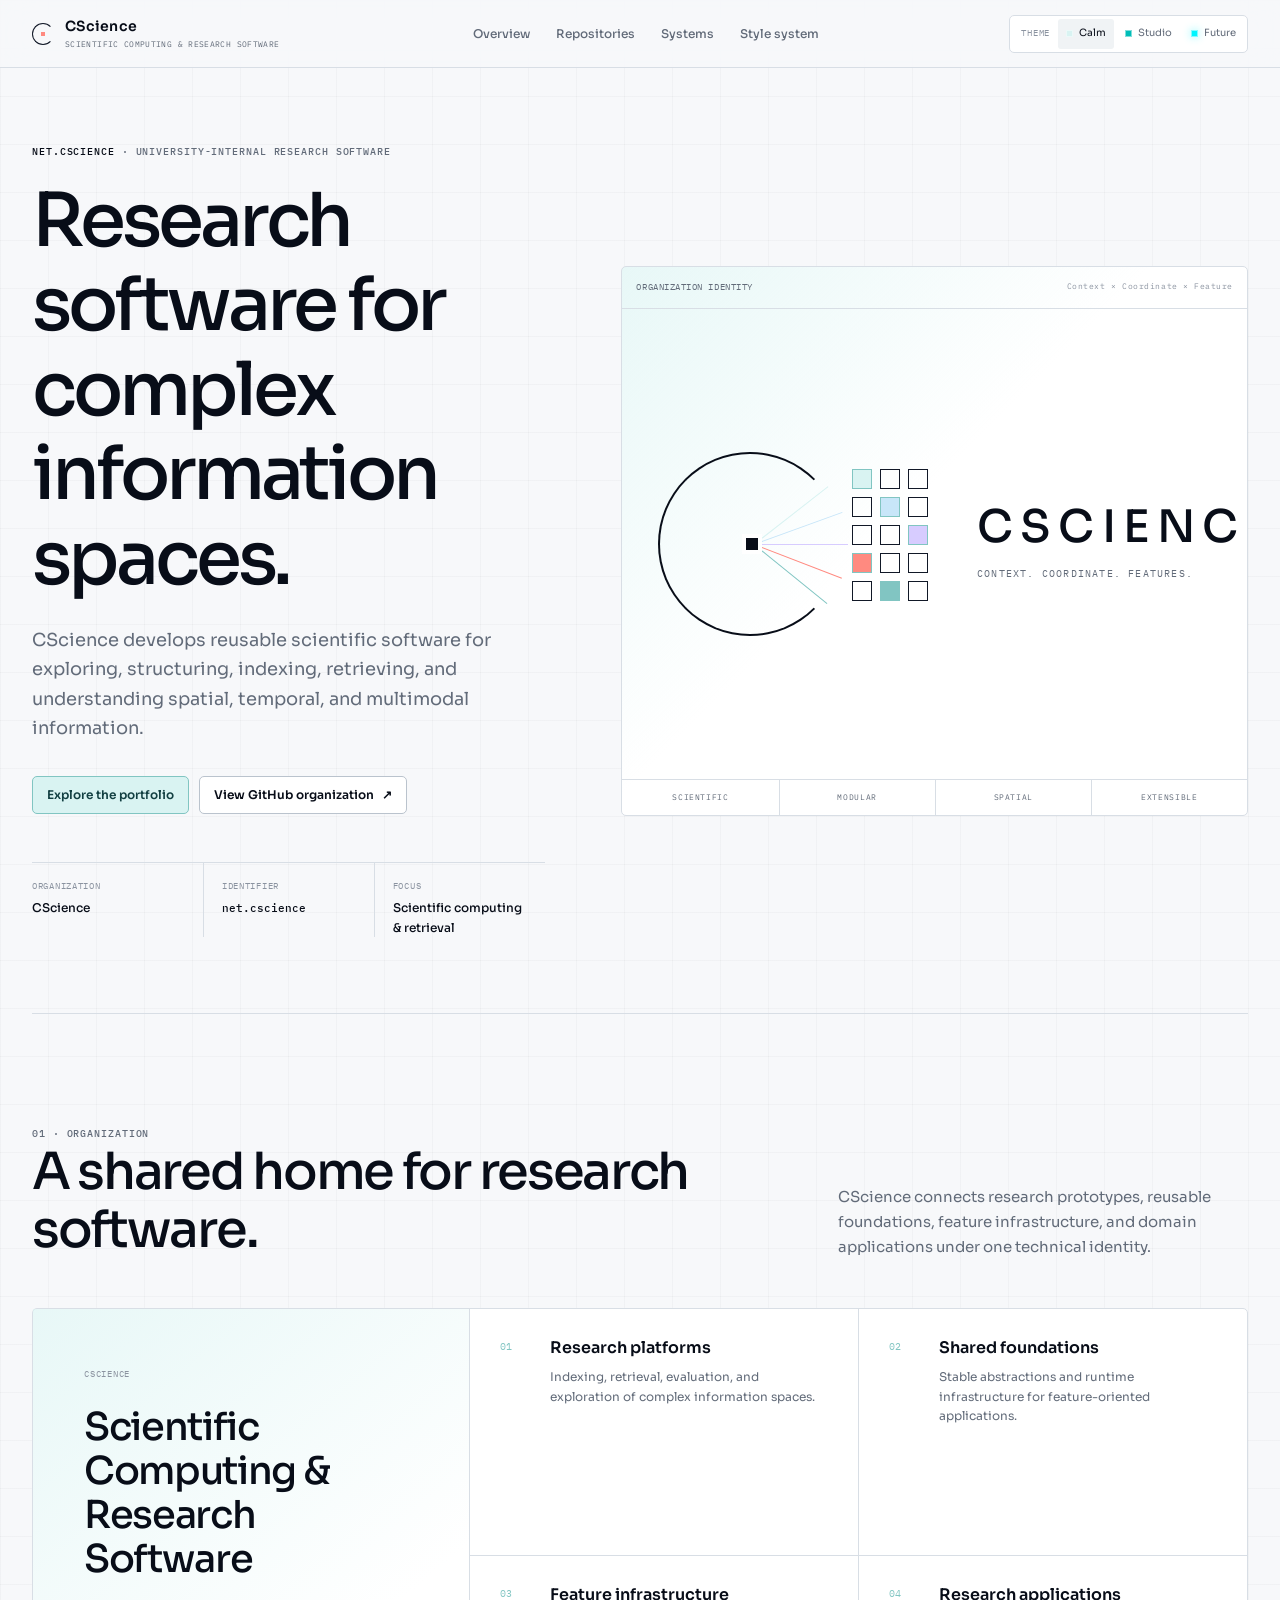
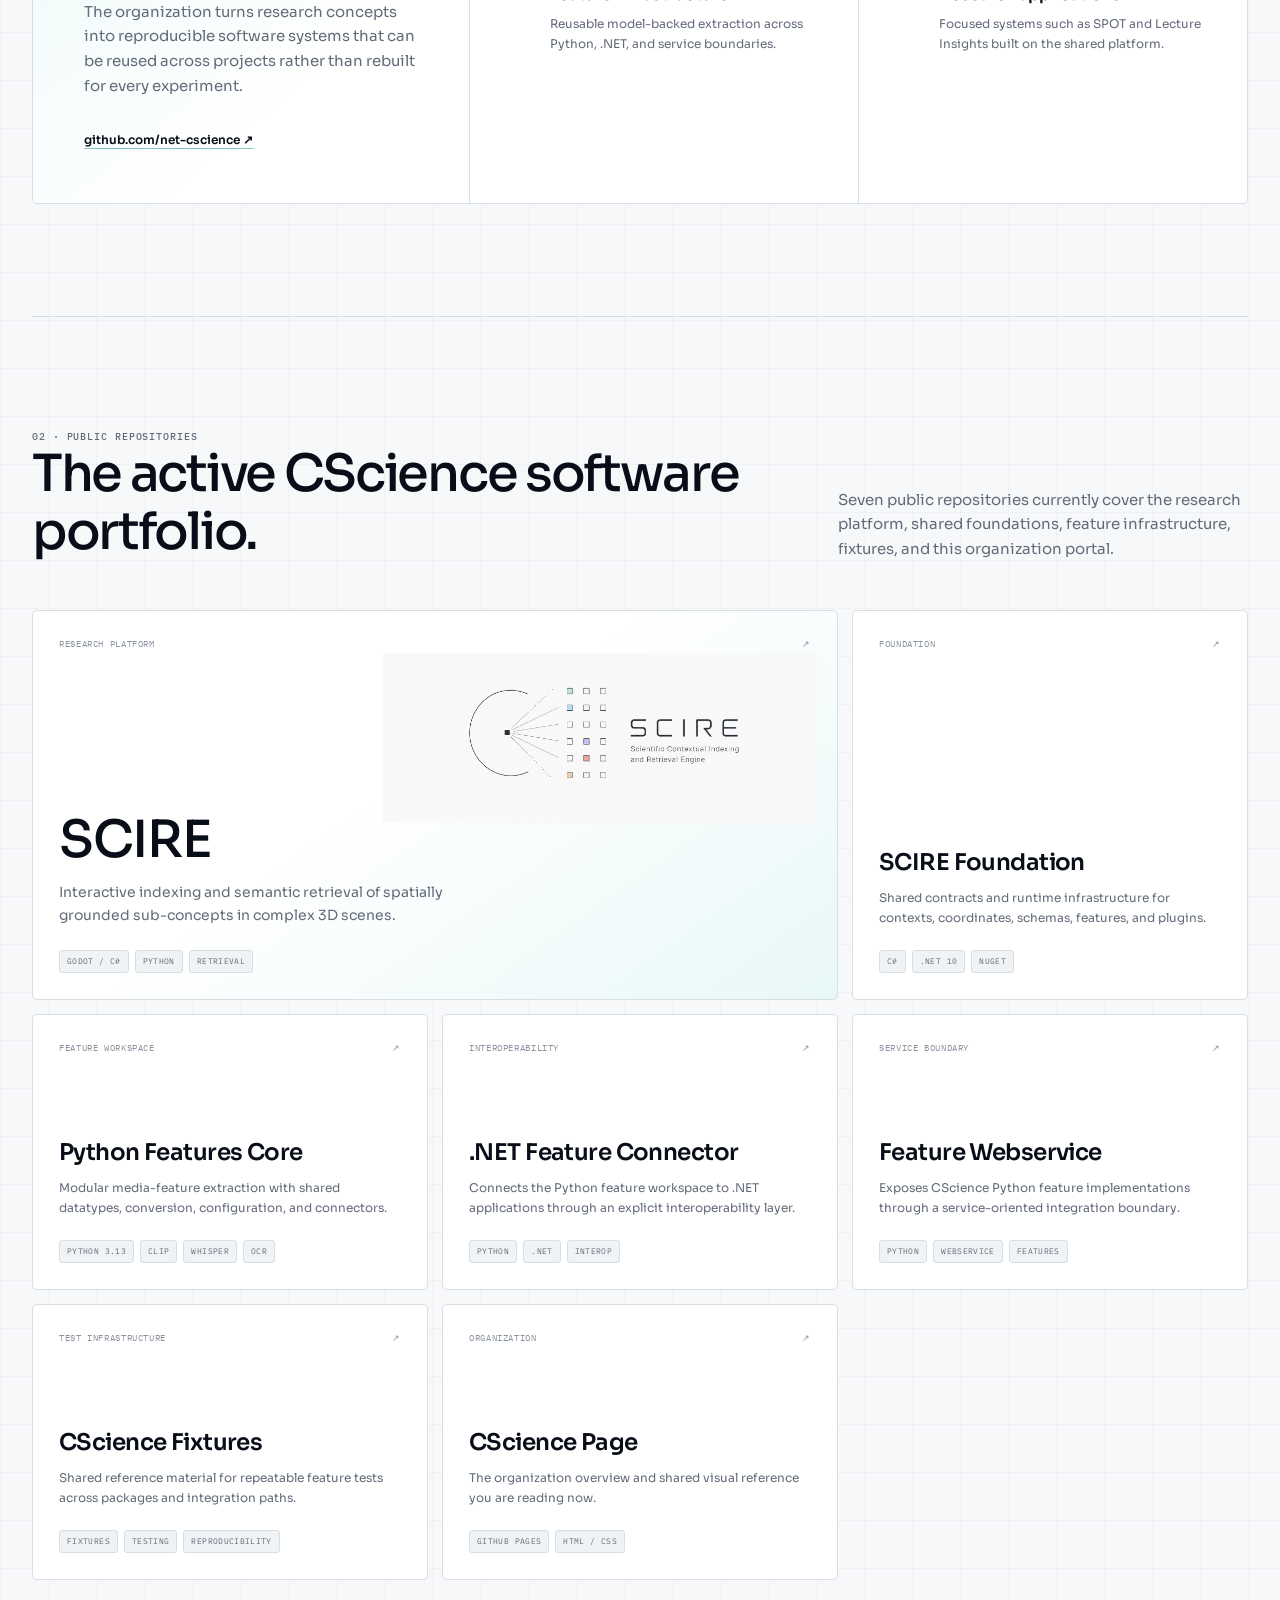
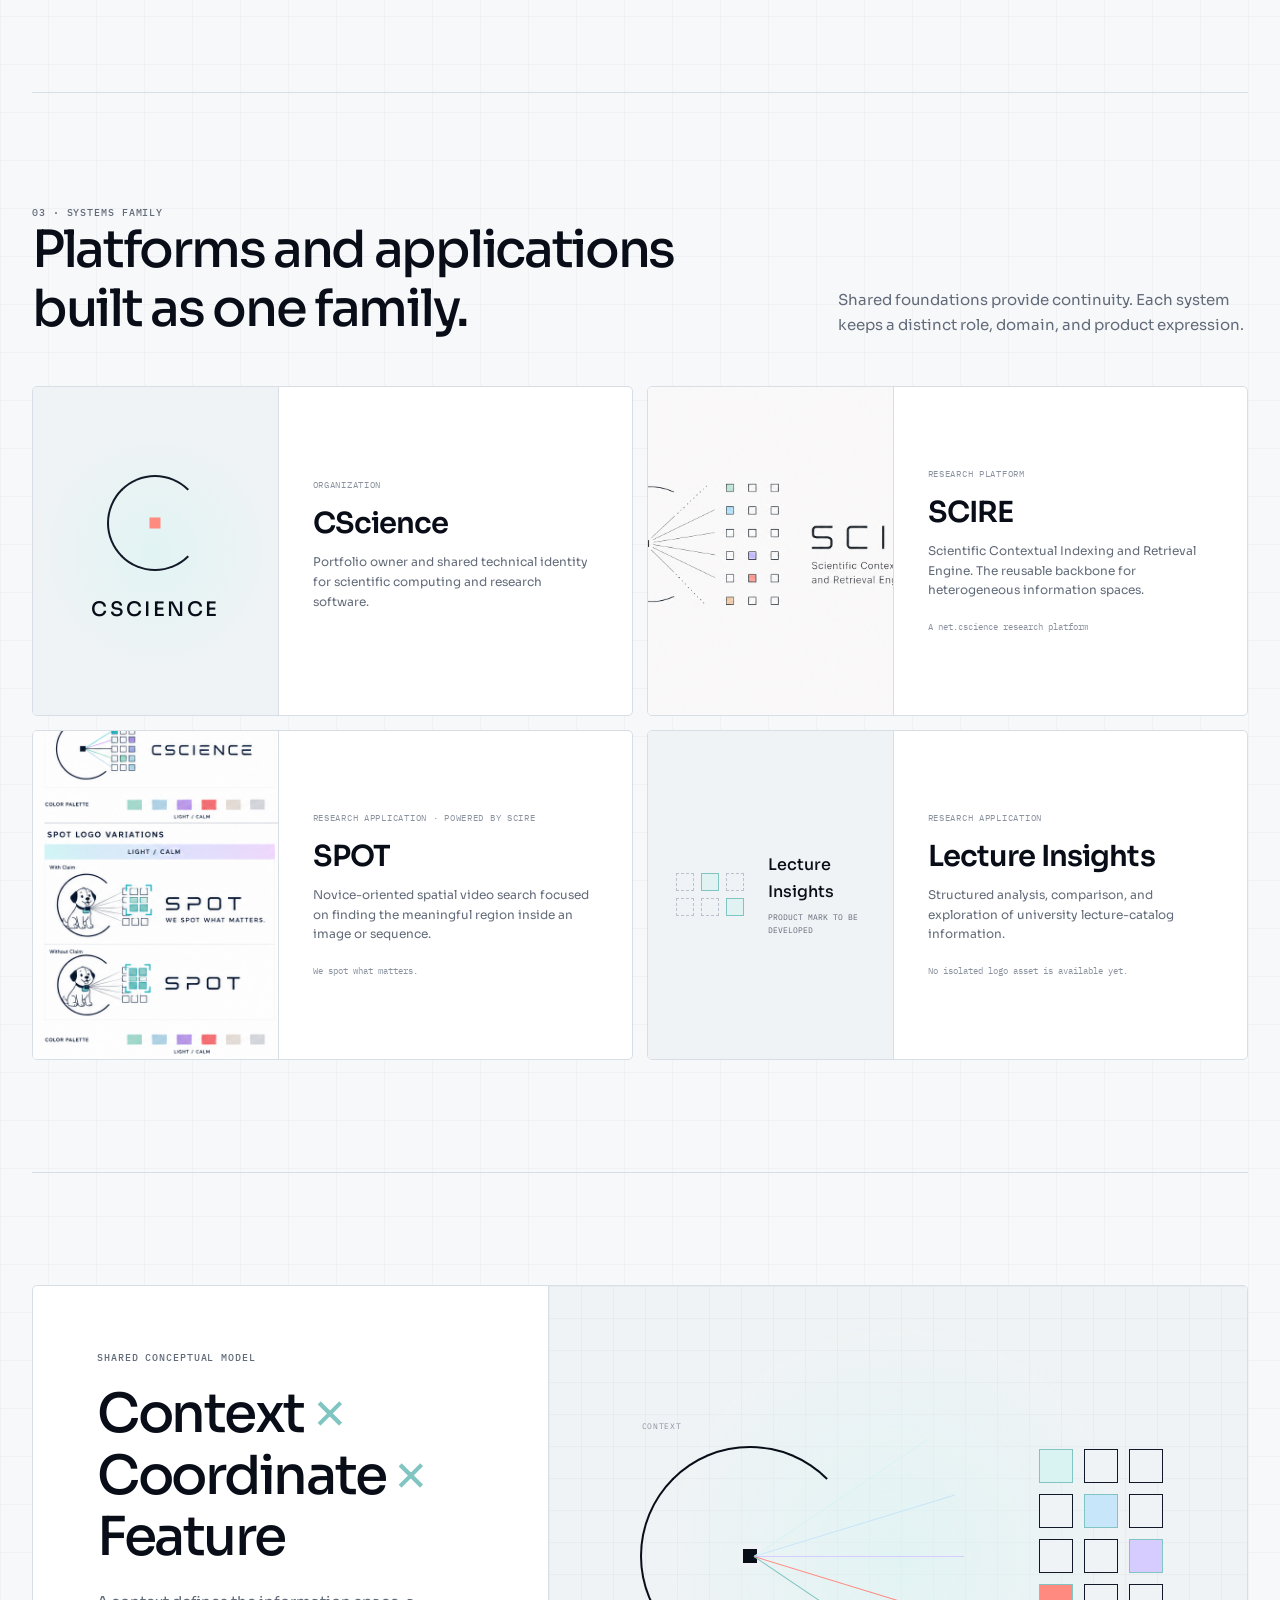
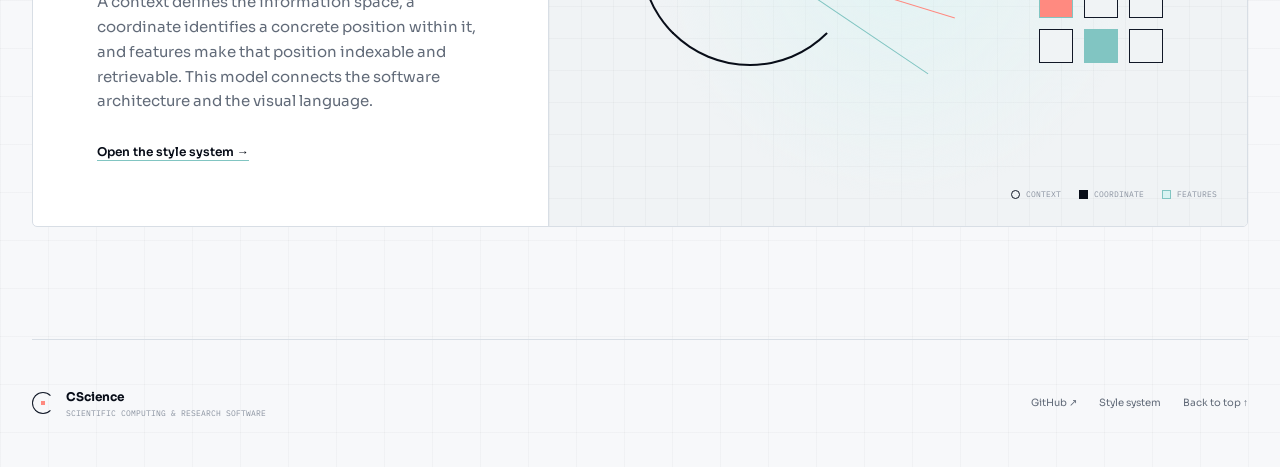
<file: index.html>
<!doctype html>
<html lang="en" data-theme="calm">
  <head>
    <meta charset="utf-8" />
    <meta name="viewport" content="width=device-width, initial-scale=1" />
    <meta
      name="description"
      content="CScience develops reusable scientific software for complex spatial, temporal, and multimodal information spaces."
    />
    <meta name="theme-color" content="#F7F8FA" />
    <title>CScience · Scientific Computing &amp; Research Software</title>
    <link rel="stylesheet" href="./css/cscience.css" />
    <script src="./js/theme.js" defer></script>
  </head>
  <body>
    <a class="skip-link" href="#content">Skip to content</a>

    <header class="site-header" data-header>
      <a class="site-identity" href="./index.html" aria-label="CScience home">
        <span class="identity-origin" aria-hidden="true"></span>
        <span>
          <strong>CScience</strong>
          <small>Scientific Computing &amp; Research Software</small>
        </span>
      </a>

      <nav class="primary-nav" aria-label="Primary navigation">
        <a href="#overview">Overview</a>
        <a href="#repositories">Repositories</a>
        <a href="#systems">Systems</a>
        <a href="./style.html">Style system</a>
      </nav>

      <div class="theme-control" role="group" aria-label="Preview theme">
        <span class="theme-label">Theme</span>
        <button type="button" data-theme-option="calm" aria-pressed="true">
          <span class="theme-dot calm-dot" aria-hidden="true"></span>
          <span>Calm</span>
        </button>
        <button type="button" data-theme-option="studio" aria-pressed="false">
          <span class="theme-dot studio-dot" aria-hidden="true"></span>
          <span>Studio</span>
        </button>
        <button type="button" data-theme-option="future" aria-pressed="false">
          <span class="theme-dot future-dot" aria-hidden="true"></span>
          <span>Future</span>
        </button>
      </div>
    </header>

    <main id="content">
      <section class="hero section-shell" id="overview" aria-labelledby="hero-title">
        <div class="hero-copy">
          <p class="eyebrow"><span>net.cscience</span> · University-internal research software</p>
          <h1 id="hero-title">Research software for complex information spaces.</h1>
          <p class="hero-lead">
            CScience develops reusable scientific software for exploring, structuring,
            indexing, retrieving, and understanding spatial, temporal, and multimodal
            information.
          </p>
          <div class="hero-actions">
            <a class="button primary" href="#repositories">Explore the portfolio</a>
            <a
              class="button secondary"
              href="https://github.com/net-cscience"
              target="_blank"
              rel="noreferrer"
            >View GitHub organization <span aria-hidden="true">↗</span></a>
          </div>
          <dl class="hero-facts">
            <div>
              <dt>Organization</dt>
              <dd>CScience</dd>
            </div>
            <div>
              <dt>Identifier</dt>
              <dd><code>net.cscience</code></dd>
            </div>
            <div>
              <dt>Focus</dt>
              <dd>Scientific computing &amp; retrieval</dd>
            </div>
          </dl>
        </div>

        <div class="hero-visual" aria-label="CScience context, coordinate, relation, and feature geometry">
          <div class="figure-toolbar">
            <span>Organization identity</span>
            <code>Context × Coordinate × Feature</code>
          </div>
          <div class="brand-lockup brand-lockup-hero">
            <div class="context-mark" aria-hidden="true">
              <span class="mark-ring"></span>
              <span class="mark-origin"></span>
              <span class="mark-ray ray-1"></span>
              <span class="mark-ray ray-2"></span>
              <span class="mark-ray ray-3"></span>
              <span class="mark-ray ray-4"></span>
              <span class="mark-ray ray-5"></span>
              <span class="mark-grid">
                <i class="selected"></i><i></i><i></i>
                <i></i><i class="selected second"></i><i></i>
                <i></i><i></i><i class="selected third"></i>
                <i class="selected fourth"></i><i></i><i></i>
                <i></i><i class="selected fifth"></i><i></i>
              </span>
            </div>
            <div class="brand-wordmark">
              <strong>CScience</strong>
              <span>Context. Coordinate. Features.</span>
            </div>
          </div>
          <div class="visual-caption">
            <span>Scientific</span>
            <span>Modular</span>
            <span>Spatial</span>
            <span>Extensible</span>
          </div>
        </div>
      </section>

      <section class="section-shell section-block" aria-labelledby="organization-title">
        <div class="section-heading split-heading">
          <div>
            <p class="eyebrow">01 · Organization</p>
            <h2 id="organization-title">A shared home for research software.</h2>
          </div>
          <p>
            CScience connects research prototypes, reusable foundations, feature
            infrastructure, and domain applications under one technical identity.
          </p>
        </div>

        <div class="organization-grid">
          <article class="organization-intro">
            <span class="mono-label">CScience</span>
            <h3>Scientific Computing &amp; Research Software</h3>
            <p>
              The organization turns research concepts into reproducible software
              systems that can be reused across projects rather than rebuilt for every
              experiment.
            </p>
            <a class="text-link" href="https://github.com/net-cscience" target="_blank" rel="noreferrer">
              github.com/net-cscience <span aria-hidden="true">↗</span>
            </a>
          </article>

          <div class="work-areas">
            <article>
              <span>01</span>
              <div><h3>Research platforms</h3><p>Indexing, retrieval, evaluation, and exploration of complex information spaces.</p></div>
            </article>
            <article>
              <span>02</span>
              <div><h3>Shared foundations</h3><p>Stable abstractions and runtime infrastructure for feature-oriented applications.</p></div>
            </article>
            <article>
              <span>03</span>
              <div><h3>Feature infrastructure</h3><p>Reusable model-backed extraction across Python, .NET, and service boundaries.</p></div>
            </article>
            <article>
              <span>04</span>
              <div><h3>Research applications</h3><p>Focused systems such as SPOT and Lecture Insights built on the shared platform.</p></div>
            </article>
          </div>
        </div>
      </section>

      <section class="section-shell section-block" id="repositories" aria-labelledby="repositories-title">
        <div class="section-heading split-heading">
          <div>
            <p class="eyebrow">02 · Public repositories</p>
            <h2 id="repositories-title">The active CScience software portfolio.</h2>
          </div>
          <p>
            Seven public repositories currently cover the research platform, shared
            foundations, feature infrastructure, fixtures, and this organization portal.
          </p>
        </div>

        <div class="repository-grid">
          <a class="repository-card repository-featured" href="https://github.com/net-cscience/scire" target="_blank" rel="noreferrer">
            <div class="repository-topline"><span class="repo-kind">Research platform</span><span aria-hidden="true">↗</span></div>
            <div class="repo-logo scire-logo">
              <img class="theme-asset theme-calm" src="./assets/site/scire-light-concept.png" alt="SCIRE logo concept" width="1672" height="941" />
              <img class="theme-asset theme-studio" src="./assets/site/scire-studio-concept.png" alt="SCIRE logo concept" width="1672" height="941" />
              <img class="theme-asset theme-future" src="./assets/site/scire-futuristic-concept.png" alt="SCIRE logo concept" width="1672" height="941" />
            </div>
            <h3>SCIRE</h3>
            <p>Interactive indexing and semantic retrieval of spatially grounded sub-concepts in complex 3D scenes.</p>
            <div class="repo-meta"><span>Godot / C#</span><span>Python</span><span>Retrieval</span></div>
          </a>

          <a class="repository-card" href="https://github.com/net-cscience/scire-foundation" target="_blank" rel="noreferrer">
            <div class="repository-topline"><span class="repo-kind">Foundation</span><span aria-hidden="true">↗</span></div>
            <h3>SCIRE Foundation</h3>
            <p>Shared contracts and runtime infrastructure for contexts, coordinates, schemas, features, and plugins.</p>
            <div class="repo-meta"><span>C#</span><span>.NET 10</span><span>NuGet</span></div>
          </a>

          <a class="repository-card" href="https://github.com/net-cscience/cscience-py-features-core" target="_blank" rel="noreferrer">
            <div class="repository-topline"><span class="repo-kind">Feature workspace</span><span aria-hidden="true">↗</span></div>
            <h3>Python Features Core</h3>
            <p>Modular media-feature extraction with shared datatypes, conversion, configuration, and connectors.</p>
            <div class="repo-meta"><span>Python 3.13</span><span>CLIP</span><span>Whisper</span><span>OCR</span></div>
          </a>

          <a class="repository-card" href="https://github.com/net-cscience/cscience-py-features-net-connector" target="_blank" rel="noreferrer">
            <div class="repository-topline"><span class="repo-kind">Interoperability</span><span aria-hidden="true">↗</span></div>
            <h3>.NET Feature Connector</h3>
            <p>Connects the Python feature workspace to .NET applications through an explicit interoperability layer.</p>
            <div class="repo-meta"><span>Python</span><span>.NET</span><span>Interop</span></div>
          </a>

          <a class="repository-card" href="https://github.com/net-cscience/cscience-py-features-webservice" target="_blank" rel="noreferrer">
            <div class="repository-topline"><span class="repo-kind">Service boundary</span><span aria-hidden="true">↗</span></div>
            <h3>Feature Webservice</h3>
            <p>Exposes CScience Python feature implementations through a service-oriented integration boundary.</p>
            <div class="repo-meta"><span>Python</span><span>Webservice</span><span>Features</span></div>
          </a>

          <a class="repository-card" href="https://github.com/net-cscience/cscience-fixtures" target="_blank" rel="noreferrer">
            <div class="repository-topline"><span class="repo-kind">Test infrastructure</span><span aria-hidden="true">↗</span></div>
            <h3>CScience Fixtures</h3>
            <p>Shared reference material for repeatable feature tests across packages and integration paths.</p>
            <div class="repo-meta"><span>Fixtures</span><span>Testing</span><span>Reproducibility</span></div>
          </a>

          <a class="repository-card repository-compact" href="https://github.com/net-cscience/cscience-page" target="_blank" rel="noreferrer">
            <div class="repository-topline"><span class="repo-kind">Organization</span><span aria-hidden="true">↗</span></div>
            <h3>CScience Page</h3>
            <p>The organization overview and shared visual reference you are reading now.</p>
            <div class="repo-meta"><span>GitHub Pages</span><span>HTML / CSS</span></div>
          </a>
        </div>
      </section>

      <section class="section-shell section-block" id="systems" aria-labelledby="systems-title">
        <div class="section-heading split-heading">
          <div>
            <p class="eyebrow">03 · Systems family</p>
            <h2 id="systems-title">Platforms and applications built as one family.</h2>
          </div>
          <p>
            Shared foundations provide continuity. Each system keeps a distinct role,
            domain, and product expression.
          </p>
        </div>

        <div class="systems-grid">
          <article class="system-card system-cscience">
            <div class="system-visual system-mark-cscience">
              <span class="identity-origin identity-origin-large" aria-hidden="true"></span>
              <strong>CScience</strong>
            </div>
            <div class="system-copy">
              <span class="mono-label">Organization</span>
              <h3>CScience</h3>
              <p>Portfolio owner and shared technical identity for scientific computing and research software.</p>
            </div>
          </article>

          <article class="system-card system-scire">
            <div class="system-visual system-logo-single">
              <img class="theme-asset theme-calm" src="./assets/site/scire-light-concept.png" alt="SCIRE logo concept" width="1672" height="941" loading="lazy" />
              <img class="theme-asset theme-studio" src="./assets/site/scire-studio-concept.png" alt="SCIRE logo concept" width="1672" height="941" loading="lazy" />
              <img class="theme-asset theme-future" src="./assets/site/scire-futuristic-concept.png" alt="SCIRE logo concept" width="1672" height="941" loading="lazy" />
            </div>
            <div class="system-copy">
              <span class="mono-label">Research platform</span>
              <h3>SCIRE</h3>
              <p>Scientific Contextual Indexing and Retrieval Engine. The reusable backbone for heterogeneous information spaces.</p>
              <small>A net.cscience research platform</small>
            </div>
          </article>

          <article class="system-card system-spot">
            <div class="system-visual concept-crop spot-crop" role="img" aria-label="SPOT logo concept with Spot the dog and a highlighted image region">
              <img src="./assets/site/family-overview-concept.png" alt="" width="1536" height="1024" loading="lazy" />
            </div>
            <div class="system-copy">
              <span class="mono-label">Research application · Powered by SCIRE</span>
              <h3>SPOT</h3>
              <p>Novice-oriented spatial video search focused on finding the meaningful region inside an image or sequence.</p>
              <small>We spot what matters.</small>
            </div>
          </article>

          <article class="system-card system-lecture">
            <div class="system-visual asset-placeholder" role="img" aria-label="Placeholder for the future Lecture Insights product mark">
              <span class="placeholder-grid" aria-hidden="true"><i></i><i></i><i></i><i></i><i></i><i></i></span>
              <div><strong>Lecture Insights</strong><small>Product mark to be developed</small></div>
            </div>
            <div class="system-copy">
              <span class="mono-label">Research application</span>
              <h3>Lecture Insights</h3>
              <p>Structured analysis, comparison, and exploration of university lecture-catalog information.</p>
              <small>No isolated logo asset is available yet.</small>
            </div>
          </article>
        </div>
      </section>

      <section class="section-shell section-block" aria-labelledby="model-title">
        <div class="core-model">
          <div class="model-copy">
            <p class="eyebrow">Shared conceptual model</p>
            <h2 id="model-title">Context <span>×</span> Coordinate <span>×</span> Feature</h2>
            <p>
              A context defines the information space, a coordinate identifies a concrete
              position within it, and features make that position indexable and retrievable.
              This model connects the software architecture and the visual language.
            </p>
            <a class="text-link" href="./style.html">Open the style system <span aria-hidden="true">→</span></a>
          </div>
          <div class="model-diagram" aria-label="Context, coordinate, relations, and feature grid diagram">
            <div class="context-space"><span>context</span><i class="coordinate" aria-hidden="true"></i></div>
            <div class="relations" aria-hidden="true"><i></i><i></i><i></i><i></i><i></i></div>
            <div class="feature-grid" aria-hidden="true">
              <i class="active a1"></i><i></i><i></i>
              <i></i><i class="active a2"></i><i></i>
              <i></i><i></i><i class="active a3"></i>
              <i class="active a4"></i><i></i><i></i>
              <i></i><i class="active a5"></i><i></i>
            </div>
            <div class="model-legend">
              <span><i class="legend-circle"></i> Context</span>
              <span><i class="legend-square"></i> Coordinate</span>
              <span><i class="legend-grid"></i> Features</span>
            </div>
          </div>
        </div>
      </section>
    </main>

    <footer class="site-footer section-shell">
      <div class="footer-identity">
        <span class="identity-origin" aria-hidden="true"></span>
        <div><strong>CScience</strong><span>Scientific Computing &amp; Research Software</span></div>
      </div>
      <div class="footer-links">
        <a href="https://github.com/net-cscience" target="_blank" rel="noreferrer">GitHub <span aria-hidden="true">↗</span></a>
        <a href="./style.html">Style system</a>
        <a href="#overview">Back to top ↑</a>
      </div>
    </footer>
  </body>
</html>
</file>
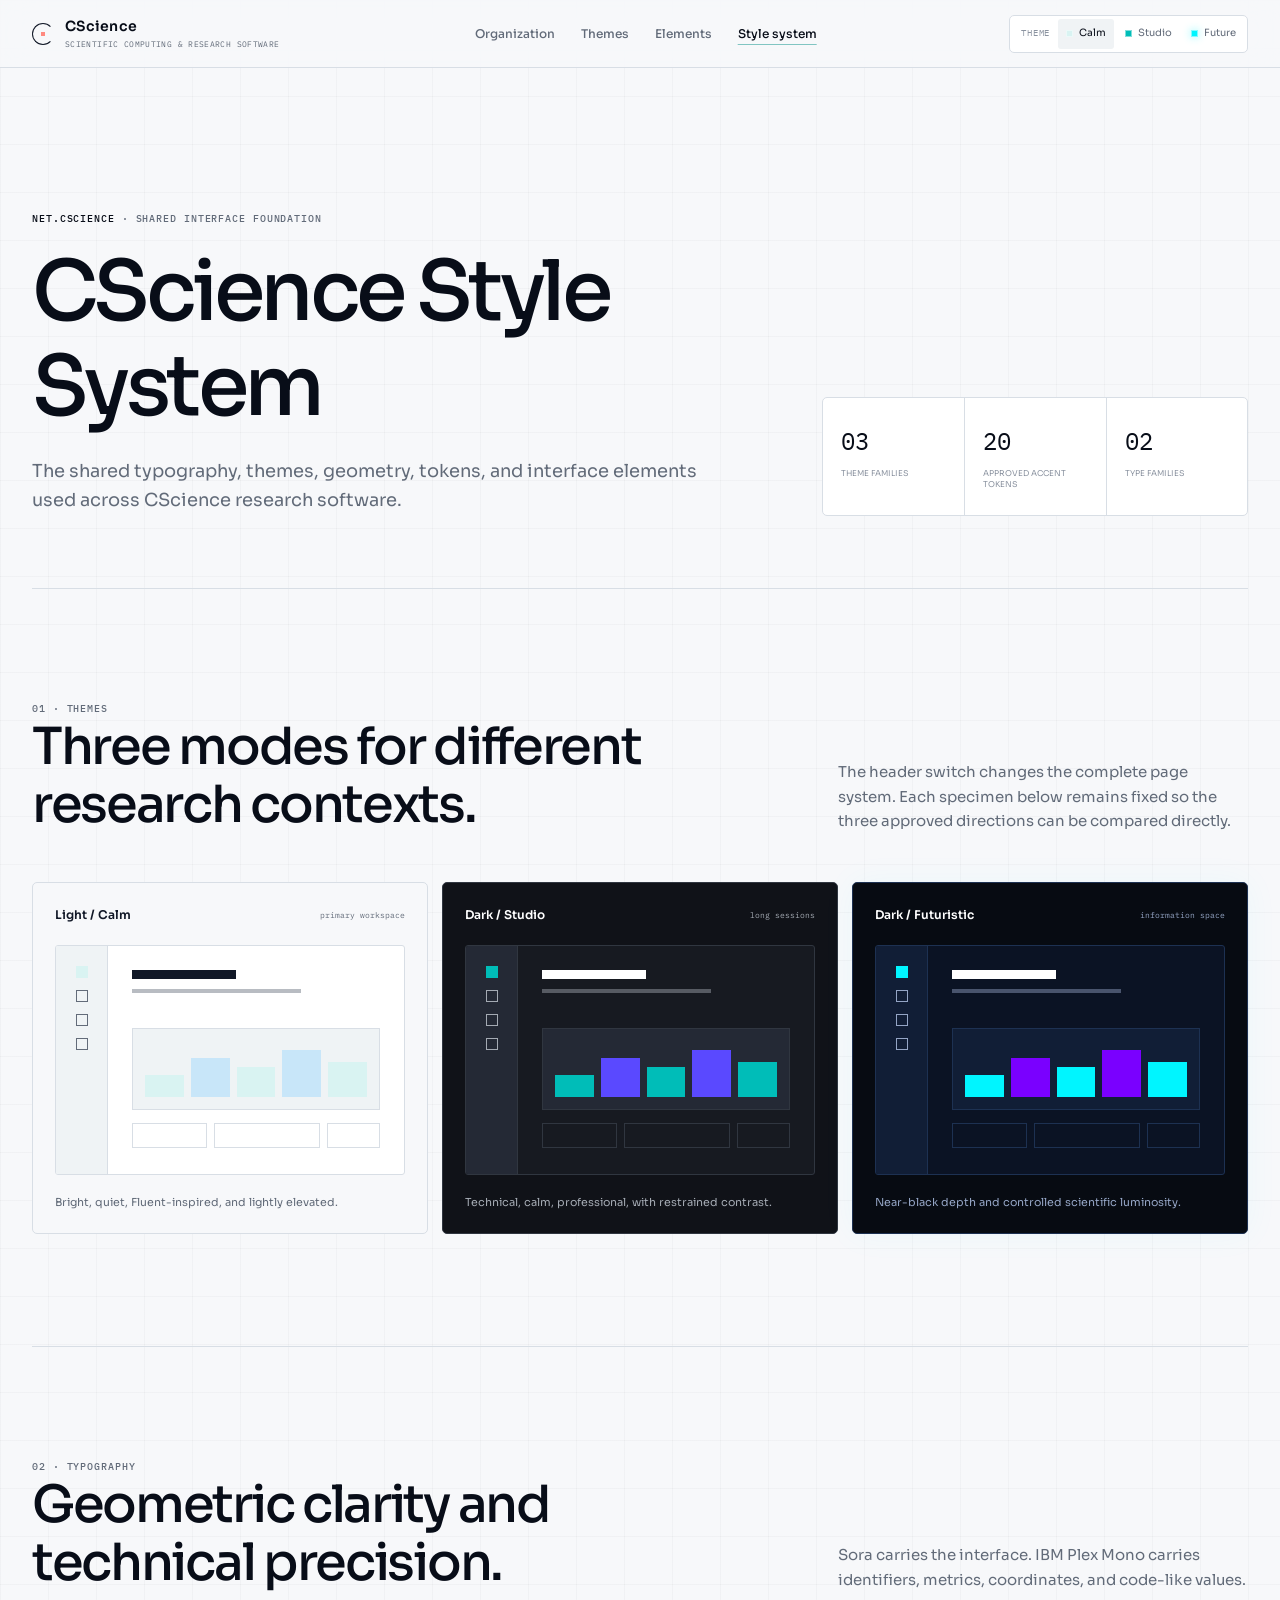
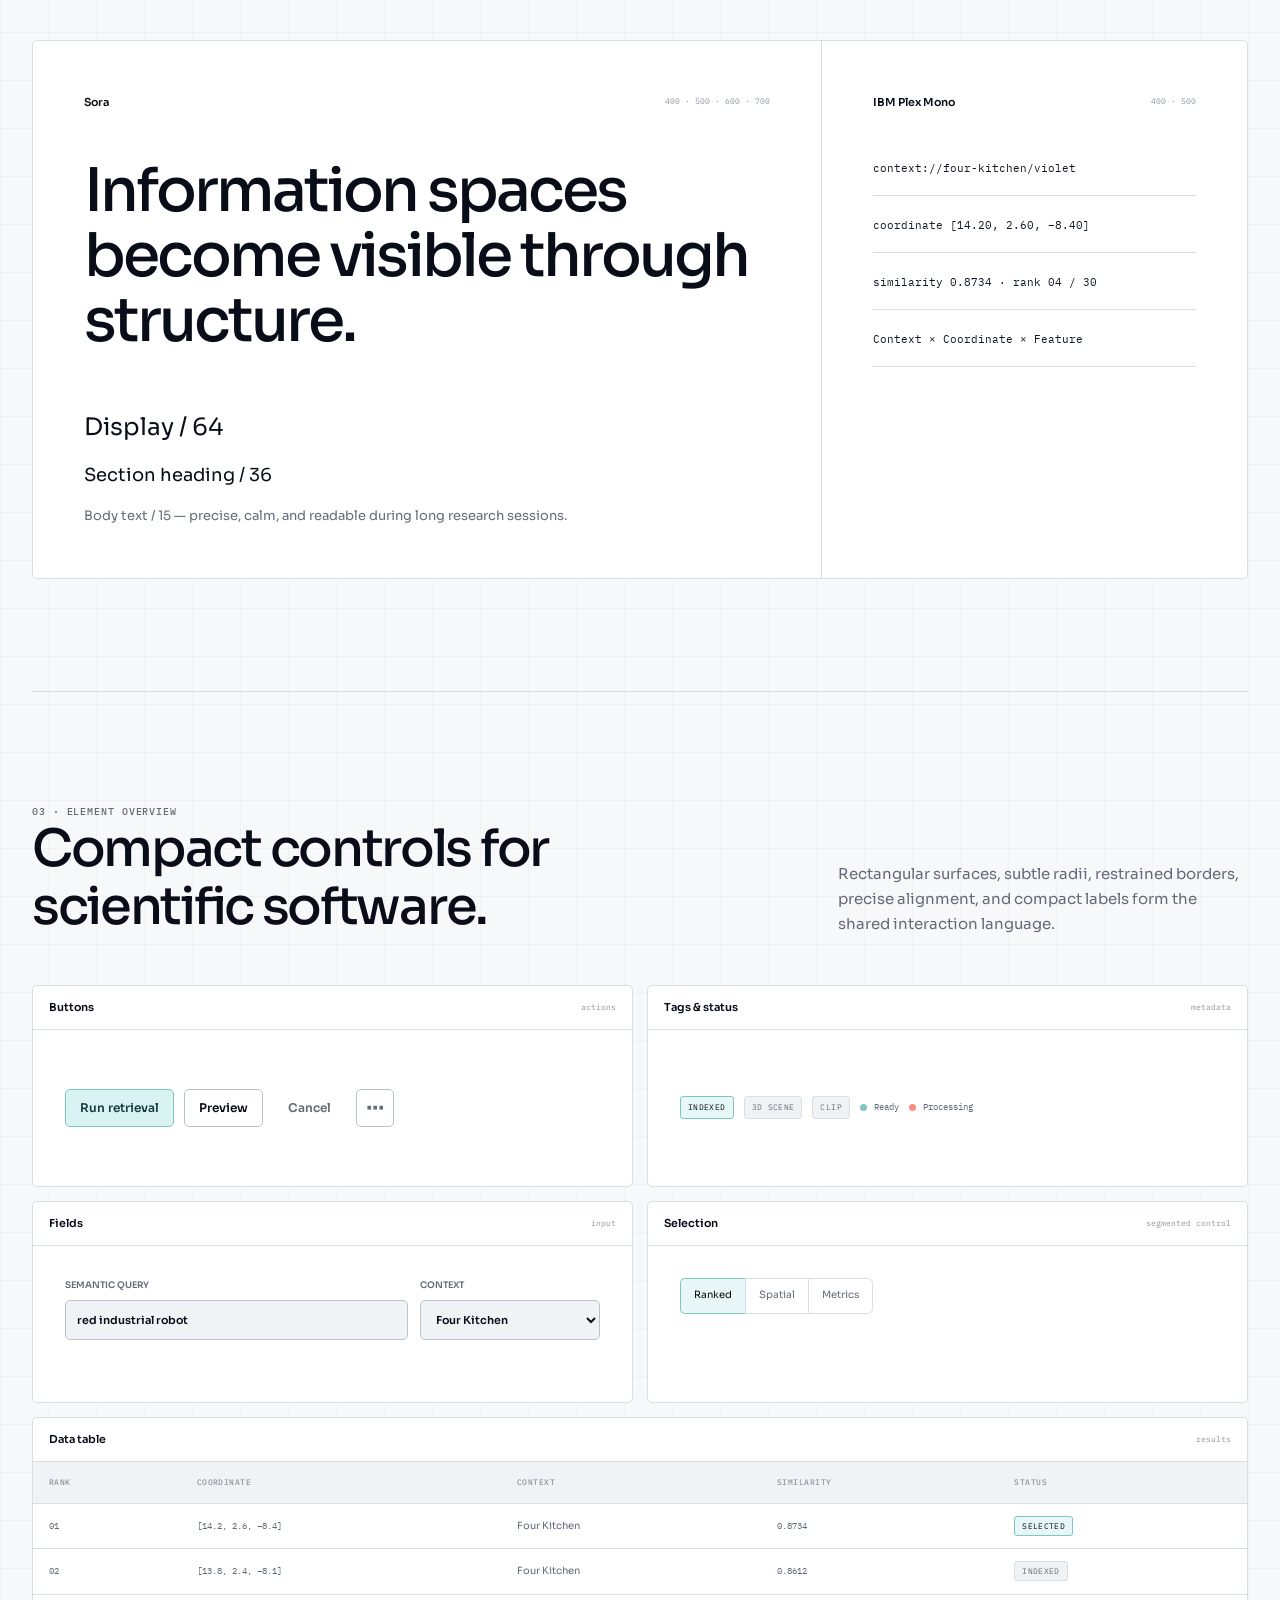
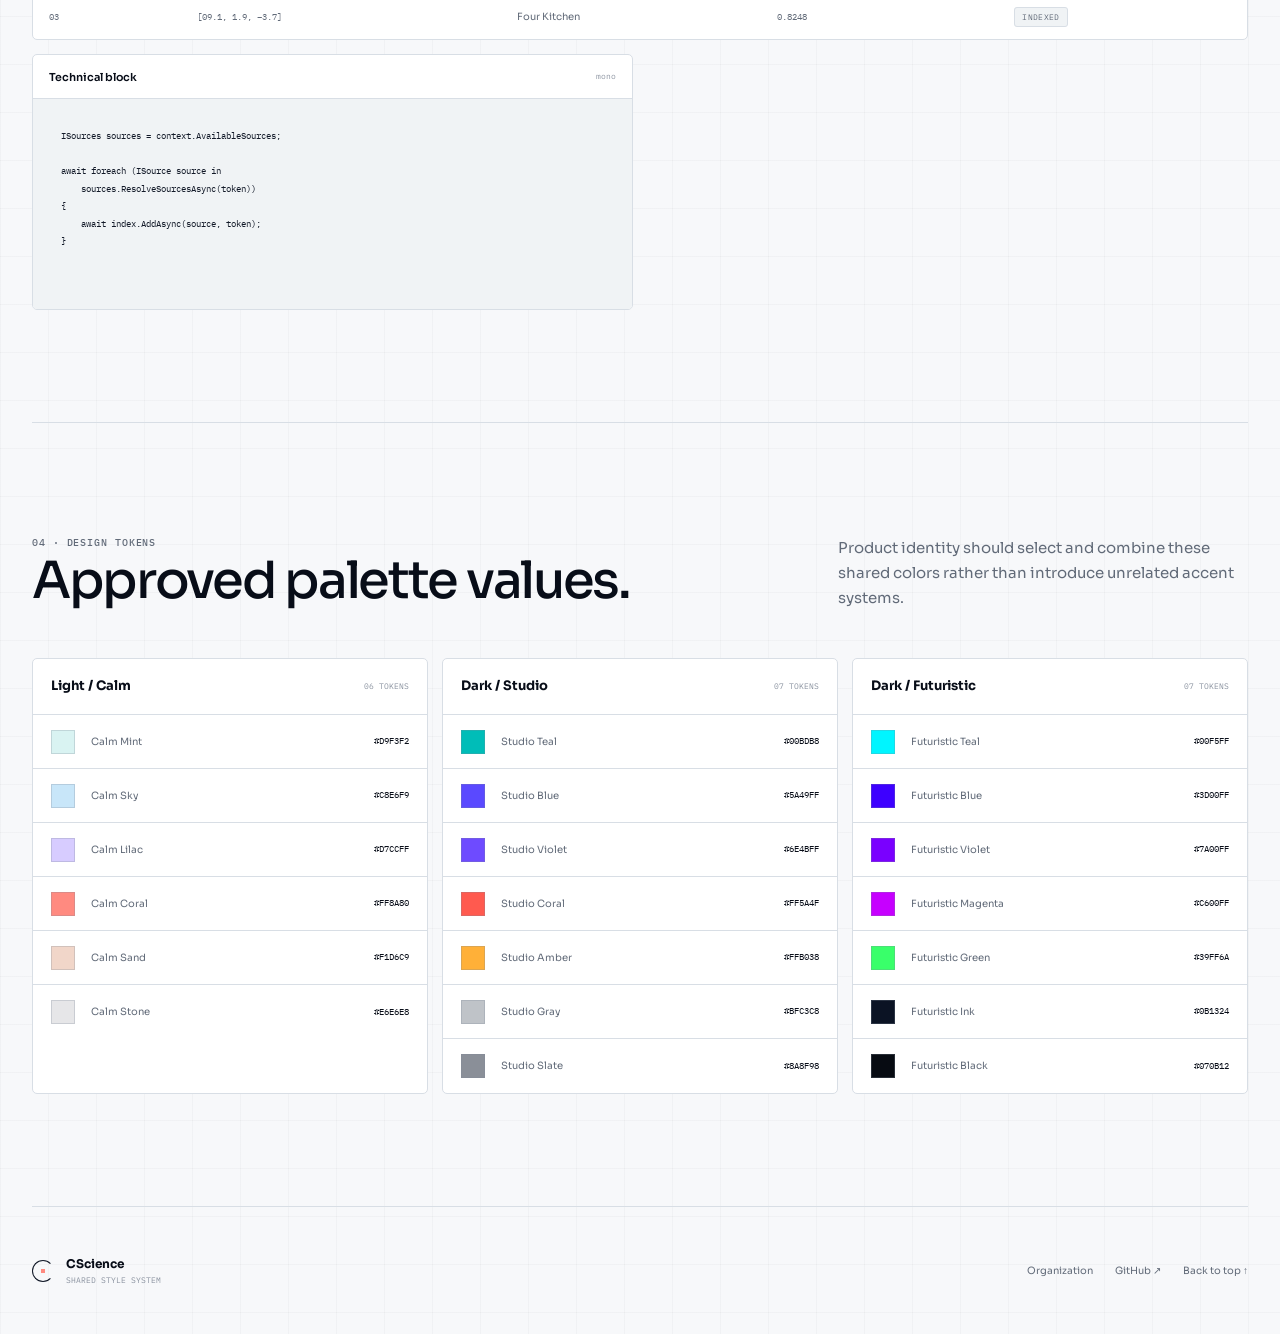
<file: style.html>
<!doctype html>
<html lang="en" data-theme="calm">
  <head>
    <meta charset="utf-8" />
    <meta name="viewport" content="width=device-width, initial-scale=1" />
    <meta
      name="description"
      content="Typography, themes, palette tokens, and interface elements shared across CScience research software."
    />
    <meta name="theme-color" content="#F7F8FA" />
    <title>Style System · CScience</title>
    <link rel="stylesheet" href="./css/cscience.css" />
    <script src="./js/theme.js" defer></script>
  </head>
  <body>
    <a class="skip-link" href="#content">Skip to content</a>

    <header class="site-header" data-header>
      <a class="site-identity" href="./index.html" aria-label="CScience home">
        <span class="identity-origin" aria-hidden="true"></span>
        <span>
          <strong>CScience</strong>
          <small>Scientific Computing &amp; Research Software</small>
        </span>
      </a>

      <nav class="primary-nav" aria-label="Primary navigation">
        <a href="./index.html">Organization</a>
        <a href="#themes">Themes</a>
        <a href="#elements">Elements</a>
        <a href="#palette" aria-current="page">Style system</a>
      </nav>

      <div class="theme-control" role="group" aria-label="Preview theme">
        <span class="theme-label">Theme</span>
        <button type="button" data-theme-option="calm" aria-pressed="true">
          <span class="theme-dot calm-dot" aria-hidden="true"></span>
          <span>Calm</span>
        </button>
        <button type="button" data-theme-option="studio" aria-pressed="false">
          <span class="theme-dot studio-dot" aria-hidden="true"></span>
          <span>Studio</span>
        </button>
        <button type="button" data-theme-option="future" aria-pressed="false">
          <span class="theme-dot future-dot" aria-hidden="true"></span>
          <span>Future</span>
        </button>
      </div>
    </header>

    <main id="content">
      <section class="style-hero section-shell" aria-labelledby="style-title">
        <div>
          <p class="eyebrow"><span>net.cscience</span> · Shared interface foundation</p>
          <h1 id="style-title">CScience Style System</h1>
          <p class="hero-lead">
            The shared typography, themes, geometry, tokens, and interface elements used
            across CScience research software.
          </p>
        </div>
        <div class="style-summary" aria-label="Style system summary">
          <div><span>03</span><small>theme families</small></div>
          <div><span>20</span><small>approved accent tokens</small></div>
          <div><span>02</span><small>type families</small></div>
        </div>
      </section>

      <section class="section-shell section-block" id="themes" aria-labelledby="themes-title">
        <div class="section-heading split-heading">
          <div>
            <p class="eyebrow">01 · Themes</p>
            <h2 id="themes-title">Three modes for different research contexts.</h2>
          </div>
          <p>
            The header switch changes the complete page system. Each specimen below
            remains fixed so the three approved directions can be compared directly.
          </p>
        </div>

        <div class="theme-specimens">
          <article class="theme-specimen specimen-calm">
            <div class="specimen-top"><span>Light / Calm</span><code>primary workspace</code></div>
            <div class="mini-window">
              <div class="mini-sidebar"><i></i><i></i><i></i><i></i></div>
              <div class="mini-content">
                <div class="mini-title"></div><div class="mini-copy"></div>
                <div class="mini-chart"><i></i><i></i><i></i><i></i><i></i></div>
                <div class="mini-row"><i></i><i></i><i></i></div>
              </div>
            </div>
            <p>Bright, quiet, Fluent-inspired, and lightly elevated.</p>
          </article>
          <article class="theme-specimen specimen-studio">
            <div class="specimen-top"><span>Dark / Studio</span><code>long sessions</code></div>
            <div class="mini-window">
              <div class="mini-sidebar"><i></i><i></i><i></i><i></i></div>
              <div class="mini-content">
                <div class="mini-title"></div><div class="mini-copy"></div>
                <div class="mini-chart"><i></i><i></i><i></i><i></i><i></i></div>
                <div class="mini-row"><i></i><i></i><i></i></div>
              </div>
            </div>
            <p>Technical, calm, professional, with restrained contrast.</p>
          </article>
          <article class="theme-specimen specimen-future">
            <div class="specimen-top"><span>Dark / Futuristic</span><code>information space</code></div>
            <div class="mini-window">
              <div class="mini-sidebar"><i></i><i></i><i></i><i></i></div>
              <div class="mini-content">
                <div class="mini-title"></div><div class="mini-copy"></div>
                <div class="mini-chart"><i></i><i></i><i></i><i></i><i></i></div>
                <div class="mini-row"><i></i><i></i><i></i></div>
              </div>
            </div>
            <p>Near-black depth and controlled scientific luminosity.</p>
          </article>
        </div>
      </section>

      <section class="section-shell section-block" id="typography" aria-labelledby="typography-title">
        <div class="section-heading split-heading">
          <div>
            <p class="eyebrow">02 · Typography</p>
            <h2 id="typography-title">Geometric clarity and technical precision.</h2>
          </div>
          <p>Sora carries the interface. IBM Plex Mono carries identifiers, metrics, coordinates, and code-like values.</p>
        </div>

        <div class="type-system">
          <article class="type-primary">
            <div class="type-meta"><span>Sora</span><code>400 · 500 · 600 · 700</code></div>
            <p class="type-sample">Information spaces become visible through structure.</p>
            <div class="type-scale">
              <span class="scale-display">Display / 64</span>
              <span class="scale-heading">Section heading / 36</span>
              <span class="scale-body">Body text / 15 — precise, calm, and readable during long research sessions.</span>
            </div>
          </article>
          <article class="type-technical">
            <div class="type-meta"><span>IBM Plex Mono</span><code>400 · 500</code></div>
            <div class="technical-sample">
              <code>context://four-kitchen/violet</code>
              <code>coordinate [14.20, 2.60, −8.40]</code>
              <code>similarity 0.8734 · rank 04 / 30</code>
              <code>Context × Coordinate × Feature</code>
            </div>
          </article>
        </div>
      </section>

      <section class="section-shell section-block" id="elements" aria-labelledby="elements-title">
        <div class="section-heading split-heading">
          <div>
            <p class="eyebrow">03 · Element overview</p>
            <h2 id="elements-title">Compact controls for scientific software.</h2>
          </div>
          <p>
            Rectangular surfaces, subtle radii, restrained borders, precise alignment,
            and compact labels form the shared interaction language.
          </p>
        </div>

        <div class="element-grid">
          <article class="element-panel">
            <div class="element-title"><span>Buttons</span><code>actions</code></div>
            <div class="element-demo button-demo">
              <button class="button primary" type="button">Run retrieval</button>
              <button class="button secondary" type="button">Preview</button>
              <button class="button quiet" type="button">Cancel</button>
              <button class="icon-button" type="button" aria-label="More options">•••</button>
            </div>
          </article>

          <article class="element-panel">
            <div class="element-title"><span>Tags &amp; status</span><code>metadata</code></div>
            <div class="element-demo tag-demo">
              <span class="tag tag-accent">Indexed</span>
              <span class="tag">3D scene</span>
              <span class="tag">CLIP</span>
              <span class="status-line"><i></i> Ready</span>
              <span class="status-line warning"><i></i> Processing</span>
            </div>
          </article>

          <article class="element-panel">
            <div class="element-title"><span>Fields</span><code>input</code></div>
            <div class="element-demo field-demo">
              <label>
                <span>Semantic query</span>
                <input type="text" value="red industrial robot" aria-label="Semantic query example" />
              </label>
              <label>
                <span>Context</span>
                <select aria-label="Context example"><option>Four Kitchen</option></select>
              </label>
            </div>
          </article>

          <article class="element-panel">
            <div class="element-title"><span>Selection</span><code>segmented control</code></div>
            <div class="element-demo selection-demo" role="group" aria-label="Example result view">
              <button type="button" aria-pressed="true">Ranked</button>
              <button type="button" aria-pressed="false">Spatial</button>
              <button type="button" aria-pressed="false">Metrics</button>
            </div>
          </article>

          <article class="element-panel element-wide">
            <div class="element-title"><span>Data table</span><code>results</code></div>
            <div class="table-wrap">
              <table class="data-table">
                <thead><tr><th>Rank</th><th>Coordinate</th><th>Context</th><th>Similarity</th><th>Status</th></tr></thead>
                <tbody>
                  <tr><td><code>01</code></td><td><code>[14.2, 2.6, −8.4]</code></td><td>Four Kitchen</td><td><code>0.8734</code></td><td><span class="tag tag-accent">selected</span></td></tr>
                  <tr><td><code>02</code></td><td><code>[13.8, 2.4, −8.1]</code></td><td>Four Kitchen</td><td><code>0.8612</code></td><td><span class="tag">indexed</span></td></tr>
                  <tr><td><code>03</code></td><td><code>[09.1, 1.9, −3.7]</code></td><td>Four Kitchen</td><td><code>0.8248</code></td><td><span class="tag">indexed</span></td></tr>
                </tbody>
              </table>
            </div>
          </article>

          <article class="element-panel element-code">
            <div class="element-title"><span>Technical block</span><code>mono</code></div>
            <pre><code>ISources sources = context.AvailableSources;

await foreach (ISource source in
    sources.ResolveSourcesAsync(token))
{
    await index.AddAsync(source, token);
}</code></pre>
          </article>
        </div>
      </section>

      <section class="section-shell section-block" id="palette" aria-labelledby="palette-title">
        <div class="section-heading split-heading">
          <div>
            <p class="eyebrow">04 · Design tokens</p>
            <h2 id="palette-title">Approved palette values.</h2>
          </div>
          <p>Product identity should select and combine these shared colors rather than introduce unrelated accent systems.</p>
        </div>

        <div class="token-tables">
          <article class="token-family">
            <div class="token-family-title"><h3>Light / Calm</h3><span>06 tokens</span></div>
            <ul class="token-list">
              <li><i style="--swatch:#D9F3F2"></i><span>Calm Mint</span><code>#D9F3F2</code></li>
              <li><i style="--swatch:#C8E6F9"></i><span>Calm Sky</span><code>#C8E6F9</code></li>
              <li><i style="--swatch:#D7CCFF"></i><span>Calm Lilac</span><code>#D7CCFF</code></li>
              <li><i style="--swatch:#FF8A80"></i><span>Calm Coral</span><code>#FF8A80</code></li>
              <li><i style="--swatch:#F1D6C9"></i><span>Calm Sand</span><code>#F1D6C9</code></li>
              <li><i style="--swatch:#E6E6E8"></i><span>Calm Stone</span><code>#E6E6E8</code></li>
            </ul>
          </article>
          <article class="token-family">
            <div class="token-family-title"><h3>Dark / Studio</h3><span>07 tokens</span></div>
            <ul class="token-list">
              <li><i style="--swatch:#00BDB8"></i><span>Studio Teal</span><code>#00BDB8</code></li>
              <li><i style="--swatch:#5A49FF"></i><span>Studio Blue</span><code>#5A49FF</code></li>
              <li><i style="--swatch:#6E4BFF"></i><span>Studio Violet</span><code>#6E4BFF</code></li>
              <li><i style="--swatch:#FF5A4F"></i><span>Studio Coral</span><code>#FF5A4F</code></li>
              <li><i style="--swatch:#FFB038"></i><span>Studio Amber</span><code>#FFB038</code></li>
              <li><i style="--swatch:#BFC3C8"></i><span>Studio Gray</span><code>#BFC3C8</code></li>
              <li><i style="--swatch:#8A8F98"></i><span>Studio Slate</span><code>#8A8F98</code></li>
            </ul>
          </article>
          <article class="token-family">
            <div class="token-family-title"><h3>Dark / Futuristic</h3><span>07 tokens</span></div>
            <ul class="token-list">
              <li><i style="--swatch:#00F5FF"></i><span>Futuristic Teal</span><code>#00F5FF</code></li>
              <li><i style="--swatch:#3D00FF"></i><span>Futuristic Blue</span><code>#3D00FF</code></li>
              <li><i style="--swatch:#7A00FF"></i><span>Futuristic Violet</span><code>#7A00FF</code></li>
              <li><i style="--swatch:#C600FF"></i><span>Futuristic Magenta</span><code>#C600FF</code></li>
              <li><i style="--swatch:#39FF6A"></i><span>Futuristic Green</span><code>#39FF6A</code></li>
              <li><i style="--swatch:#0B1324"></i><span>Futuristic Ink</span><code>#0B1324</code></li>
              <li><i style="--swatch:#070B12"></i><span>Futuristic Black</span><code>#070B12</code></li>
            </ul>
          </article>
        </div>
      </section>
    </main>

    <footer class="site-footer section-shell">
      <div class="footer-identity">
        <span class="identity-origin" aria-hidden="true"></span>
        <div><strong>CScience</strong><span>Shared style system</span></div>
      </div>
      <div class="footer-links">
        <a href="./index.html">Organization</a>
        <a href="https://github.com/net-cscience" target="_blank" rel="noreferrer">GitHub <span aria-hidden="true">↗</span></a>
        <a href="#content">Back to top ↑</a>
      </div>
    </footer>
  </body>
</html>
</file>
<file: css/cscience.css>
@font-face {
  font-family: "Sora";
  src: url("../assets/fonts/sora-400.woff2") format("woff2");
  font-style: normal;
  font-weight: 400;
  font-display: swap;
}

@font-face {
  font-family: "Sora";
  src: url("../assets/fonts/sora-500.woff2") format("woff2");
  font-style: normal;
  font-weight: 500;
  font-display: swap;
}

@font-face {
  font-family: "Sora";
  src: url("../assets/fonts/sora-600.woff2") format("woff2");
  font-style: normal;
  font-weight: 600;
  font-display: swap;
}

@font-face {
  font-family: "Sora";
  src: url("../assets/fonts/sora-700.woff2") format("woff2");
  font-style: normal;
  font-weight: 700;
  font-display: swap;
}

@font-face {
  font-family: "IBM Plex Mono";
  src: url("../assets/fonts/ibm-plex-mono-400.woff2") format("woff2");
  font-style: normal;
  font-weight: 400;
  font-display: swap;
}

@font-face {
  font-family: "IBM Plex Mono";
  src: url("../assets/fonts/ibm-plex-mono-500.woff2") format("woff2");
  font-style: normal;
  font-weight: 500;
  font-display: swap;
}

:root {
  color-scheme: light;

  --calm-mint: #d9f3f2;
  --calm-sky: #c8e6f9;
  --calm-lilac: #d7ccff;
  --calm-coral: #ff8a80;
  --calm-sand: #f1d6c9;
  --calm-stone: #e6e6e8;

  --studio-teal: #00bdb8;
  --studio-blue: #5a49ff;
  --studio-violet: #6e4bff;
  --studio-coral: #ff5a4f;
  --studio-amber: #ffb038;
  --studio-gray: #bfc3c8;
  --studio-slate: #8a8f98;

  --future-teal: #00f5ff;
  --future-blue: #3d00ff;
  --future-violet: #7a00ff;
  --future-magenta: #c600ff;
  --future-green: #39ff6a;
  --future-ink: #0b1324;
  --future-black: #070b12;

  --page: #f7f8fa;
  --page-grid: rgba(16, 22, 36, 0.028);
  --surface: #ffffff;
  --surface-2: #f0f3f5;
  --surface-3: #e8edf0;
  --text: #111827;
  --text-strong: #080d18;
  --muted: #626b79;
  --faint: #8b93a0;
  --line: #d8dee5;
  --line-strong: #bac3cd;
  --accent: var(--calm-mint);
  --accent-2: var(--calm-sky);
  --accent-3: var(--calm-lilac);
  --accent-hot: var(--calm-coral);
  --accent-ink: #123f42;
  --selection: rgba(217, 243, 242, 0.62);
  --selection-line: #81c5c2;
  --header: rgba(247, 248, 250, 0.9);
  --shadow: 0 18px 46px rgba(39, 49, 65, 0.09);
  --glow: none;
  --radius: 5px;
}

[data-theme="studio"] {
  color-scheme: dark;
  --page: #101218;
  --page-grid: rgba(191, 195, 200, 0.035);
  --surface: #171a21;
  --surface-2: #1d212a;
  --surface-3: #242935;
  --text: #e7e9ed;
  --text-strong: #ffffff;
  --muted: #a4aab3;
  --faint: var(--studio-slate);
  --line: #303640;
  --line-strong: #464e5b;
  --accent: var(--studio-teal);
  --accent-2: var(--studio-blue);
  --accent-3: var(--studio-violet);
  --accent-hot: var(--studio-coral);
  --accent-ink: #041f21;
  --selection: rgba(0, 189, 184, 0.11);
  --selection-line: var(--studio-teal);
  --header: rgba(16, 18, 24, 0.9);
  --shadow: 0 20px 56px rgba(0, 0, 0, 0.28);
  --glow: none;
}

[data-theme="future"] {
  color-scheme: dark;
  --page: var(--future-black);
  --page-grid: rgba(0, 245, 255, 0.035);
  --surface: var(--future-ink);
  --surface-2: #0e182c;
  --surface-3: #111e36;
  --text: #dfeaff;
  --text-strong: #ffffff;
  --muted: #94a5c5;
  --faint: #637392;
  --line: #1d3152;
  --line-strong: #2d4771;
  --accent: var(--future-teal);
  --accent-2: var(--future-violet);
  --accent-3: var(--future-magenta);
  --accent-hot: var(--future-green);
  --accent-ink: #001f24;
  --selection: rgba(0, 245, 255, 0.09);
  --selection-line: var(--future-teal);
  --header: rgba(7, 11, 18, 0.9);
  --shadow: 0 24px 64px rgba(0, 0, 0, 0.42);
  --glow: 0 0 30px rgba(0, 245, 255, 0.09);
}

*,
*::before,
*::after {
  box-sizing: border-box;
}

html {
  scroll-behavior: smooth;
  scroll-padding-top: 88px;
}

body {
  min-width: 320px;
  margin: 0;
  background:
    linear-gradient(var(--page-grid) 1px, transparent 1px),
    linear-gradient(90deg, var(--page-grid) 1px, transparent 1px),
    var(--page);
  background-size: 48px 48px;
  color: var(--text);
  font-family: "Sora", "Segoe UI", sans-serif;
  font-size: 15px;
  line-height: 1.65;
  transition: background-color 180ms ease, color 180ms ease;
}

button,
input,
select {
  font: inherit;
}

a {
  color: inherit;
}

img {
  display: block;
  max-width: 100%;
}

code,
pre,
kbd,
.mono-label {
  font-family: "IBM Plex Mono", monospace;
}

code {
  font-size: 0.92em;
}

h1,
h2,
h3,
p {
  margin-top: 0;
}

h1,
h2,
h3 {
  color: var(--text-strong);
  line-height: 1.14;
}

button,
a {
  -webkit-tap-highlight-color: transparent;
}

:focus-visible {
  outline: 2px solid var(--selection-line);
  outline-offset: 3px;
}

::selection {
  background: var(--selection);
}

.skip-link {
  position: fixed;
  z-index: 100;
  top: 12px;
  left: 12px;
  padding: 9px 12px;
  transform: translateY(-160%);
  border: 1px solid var(--line-strong);
  background: var(--surface);
  text-decoration: none;
}

.skip-link:focus {
  transform: translateY(0);
}

.section-shell {
  width: min(1440px, calc(100% - 64px));
  margin-inline: auto;
}

.site-header {
  position: sticky;
  z-index: 50;
  top: 0;
  display: grid;
  grid-template-columns: minmax(250px, auto) 1fr auto;
  align-items: center;
  gap: 30px;
  min-height: 68px;
  padding: 10px max(32px, calc((100vw - 1440px) / 2));
  border-bottom: 1px solid var(--line);
  background: var(--header);
  backdrop-filter: blur(16px);
}

.site-identity {
  display: flex;
  align-items: center;
  gap: 11px;
  min-width: 0;
  text-decoration: none;
}

.identity-origin,
.app-mark {
  position: relative;
  flex: 0 0 auto;
  width: 22px;
  height: 22px;
  border: 1px solid var(--text);
  border-right-color: transparent;
  border-radius: 50%;
}

.identity-origin::after,
.app-mark::after {
  position: absolute;
  top: 50%;
  left: 50%;
  width: 4px;
  height: 4px;
  background: var(--accent-hot);
  content: "";
  transform: translate(-50%, -50%);
}

.site-identity strong,
.site-identity small {
  display: block;
}

.site-identity strong {
  color: var(--text-strong);
  font-size: 14px;
  font-weight: 600;
  letter-spacing: 0.02em;
}

.site-identity small {
  overflow: hidden;
  color: var(--muted);
  font-family: "IBM Plex Mono", monospace;
  font-size: 8px;
  letter-spacing: 0.045em;
  text-overflow: ellipsis;
  text-transform: uppercase;
  white-space: nowrap;
}

.primary-nav {
  display: flex;
  justify-content: center;
  gap: 26px;
}

.primary-nav a {
  color: var(--muted);
  font-size: 12px;
  font-weight: 500;
  text-decoration: none;
}

.primary-nav a:hover,
.primary-nav a:focus-visible,
.primary-nav a[aria-current="page"] {
  color: var(--text-strong);
}

.primary-nav a[aria-current="page"] {
  text-decoration: underline;
  text-decoration-color: var(--selection-line);
  text-underline-offset: 6px;
}

.theme-control {
  display: flex;
  align-items: center;
  gap: 3px;
  padding: 3px;
  border: 1px solid var(--line);
  border-radius: var(--radius);
  background: var(--surface);
}

.theme-label {
  padding-inline: 8px 5px;
  color: var(--faint);
  font-family: "IBM Plex Mono", monospace;
  font-size: 9px;
  letter-spacing: 0.08em;
  text-transform: uppercase;
}

.theme-control button {
  display: flex;
  align-items: center;
  gap: 6px;
  min-height: 30px;
  padding: 4px 8px;
  border: 0;
  border-radius: 3px;
  background: transparent;
  color: var(--muted);
  cursor: pointer;
  font-size: 10px;
}

.theme-control button[aria-pressed="true"] {
  background: var(--surface-2);
  color: var(--text-strong);
}

.theme-dot {
  width: 7px;
  height: 7px;
  border: 1px solid rgba(255, 255, 255, 0.5);
}

.calm-dot { background: var(--calm-mint); }
.studio-dot { background: var(--studio-teal); }
.future-dot { background: var(--future-teal); box-shadow: 0 0 8px rgba(0, 245, 255, 0.45); }

.eyebrow {
  margin-bottom: 18px;
  color: var(--muted);
  font-family: "IBM Plex Mono", monospace;
  font-size: 10px;
  font-weight: 500;
  letter-spacing: 0.09em;
  text-transform: uppercase;
}

.eyebrow span {
  color: var(--text-strong);
}

.hero {
  display: grid;
  grid-template-columns: minmax(0, 0.9fr) minmax(520px, 1.1fr);
  align-items: center;
  gap: clamp(48px, 6vw, 100px);
  min-height: calc(100vh - 68px);
  padding-block: 76px;
}

.hero h1 {
  max-width: 820px;
  margin-bottom: 24px;
  font-size: clamp(48px, 5.8vw, 84px);
  font-weight: 500;
  letter-spacing: -0.055em;
}

.hero-lead {
  max-width: 690px;
  margin-bottom: 32px;
  color: var(--muted);
  font-size: clamp(16px, 1.4vw, 20px);
  line-height: 1.65;
}

.hero-actions {
  display: flex;
  flex-wrap: wrap;
  gap: 10px;
  margin-bottom: 48px;
}

.button {
  display: inline-flex;
  align-items: center;
  justify-content: center;
  gap: 8px;
  min-height: 38px;
  padding: 8px 14px;
  border: 1px solid var(--line-strong);
  border-radius: var(--radius);
  cursor: pointer;
  font-size: 12px;
  font-weight: 600;
  text-decoration: none;
  transition: border-color 120ms ease, background-color 120ms ease, transform 120ms ease;
}

.button:hover {
  transform: translateY(-1px);
}

.button.primary {
  border-color: var(--selection-line);
  background: var(--accent);
  color: var(--accent-ink);
}

[data-theme="studio"] .button.primary,
[data-theme="future"] .button.primary {
  color: #031b20;
}

.button.secondary {
  background: var(--surface);
  color: var(--text-strong);
}

.button.quiet {
  border-color: transparent;
  background: transparent;
  color: var(--muted);
}

.hero-facts {
  display: grid;
  grid-template-columns: repeat(3, minmax(0, 1fr));
  margin: 0;
  border-top: 1px solid var(--line);
}

.hero-facts div {
  min-width: 0;
  padding: 16px 18px 0 0;
}

.hero-facts div + div {
  padding-left: 18px;
  border-left: 1px solid var(--line);
}

.hero-facts dt {
  margin-bottom: 4px;
  color: var(--faint);
  font-family: "IBM Plex Mono", monospace;
  font-size: 9px;
  letter-spacing: 0.08em;
  text-transform: uppercase;
}

.hero-facts dd {
  margin: 0;
  color: var(--text-strong);
  font-size: 12px;
  font-weight: 500;
}

.hero-visual {
  min-width: 0;
  overflow: hidden;
  border: 1px solid var(--line);
  border-radius: var(--radius);
  background:
    linear-gradient(135deg, var(--selection), transparent 45%),
    var(--surface);
  box-shadow: var(--shadow), var(--glow);
}

.figure-toolbar {
  display: flex;
  align-items: center;
  justify-content: space-between;
  min-height: 42px;
  padding: 0 14px;
  border-bottom: 1px solid var(--line);
  color: var(--muted);
  font-family: "IBM Plex Mono", monospace;
  font-size: 9px;
  letter-spacing: 0.06em;
  text-transform: uppercase;
}

.figure-toolbar code {
  color: var(--faint);
  text-transform: none;
}

.brand-lockup {
  display: flex;
  align-items: center;
}

.brand-lockup-hero {
  justify-content: center;
  gap: clamp(26px, 3.8vw, 60px);
  min-height: 470px;
  padding: 48px 36px;
}

.context-mark {
  position: relative;
  flex: 0 0 auto;
  width: 270px;
  height: 230px;
}

.mark-ring {
  position: absolute;
  top: 23px;
  left: 0;
  width: 184px;
  height: 184px;
  border: 2px solid var(--text-strong);
  border-right-color: transparent;
  border-radius: 50%;
}

.mark-origin {
  position: absolute;
  z-index: 2;
  top: 109px;
  left: 88px;
  width: 12px;
  height: 12px;
  background: var(--text-strong);
  box-shadow: 0 0 0 4px var(--surface);
}

.mark-ray {
  position: absolute;
  z-index: 1;
  top: 115px;
  left: 96px;
  width: 94px;
  height: 1px;
  transform-origin: left center;
}

.ray-1 { background: var(--accent); transform: rotate(-38deg); }
.ray-2 { background: var(--accent-2); transform: rotate(-20deg); }
.ray-3 { background: var(--accent-3); transform: rotate(0deg); }
.ray-4 { background: var(--accent-hot); transform: rotate(21deg); }
.ray-5 { background: var(--selection-line); transform: rotate(39deg); }

.mark-grid {
  position: absolute;
  top: 40px;
  right: 0;
  display: grid;
  grid-template-columns: repeat(3, 20px);
  grid-auto-rows: 20px;
  gap: 8px;
}

.mark-grid i {
  border: 1px solid var(--text);
  background: transparent;
}

.mark-grid i.selected { border-color: var(--selection-line); background: var(--accent); }
.mark-grid i.second { background: var(--accent-2); }
.mark-grid i.third { background: var(--accent-3); }
.mark-grid i.fourth { background: var(--accent-hot); }
.mark-grid i.fifth { background: var(--selection-line); }

.brand-wordmark {
  min-width: 0;
}

.brand-wordmark strong {
  display: block;
  color: var(--text-strong);
  font-size: clamp(31px, 3.5vw, 58px);
  font-weight: 500;
  letter-spacing: 0.16em;
  line-height: 1;
  text-transform: uppercase;
}

.brand-wordmark span {
  display: block;
  margin-top: 16px;
  color: var(--muted);
  font-family: "IBM Plex Mono", monospace;
  font-size: 10px;
  letter-spacing: 0.12em;
  text-transform: uppercase;
}

.visual-caption {
  display: grid;
  grid-template-columns: repeat(4, 1fr);
  border-top: 1px solid var(--line);
}

.visual-caption span {
  padding: 11px 14px;
  color: var(--muted);
  font-family: "IBM Plex Mono", monospace;
  font-size: 8px;
  letter-spacing: 0.08em;
  text-align: center;
  text-transform: uppercase;
}

.visual-caption span + span {
  border-left: 1px solid var(--line);
}

.section-block {
  padding-block: 112px;
  border-top: 1px solid var(--line);
}

.section-heading {
  max-width: 850px;
  margin-bottom: 48px;
}

.section-heading h2 {
  margin-bottom: 18px;
  font-size: clamp(34px, 4vw, 58px);
  font-weight: 500;
  letter-spacing: -0.045em;
}

.section-heading > p,
.split-heading > p {
  color: var(--muted);
  font-size: 15px;
}

.split-heading {
  display: grid;
  grid-template-columns: minmax(0, 1.15fr) minmax(320px, 0.65fr);
  align-items: end;
  gap: 80px;
  max-width: none;
}

.split-heading h2,
.split-heading p {
  margin-bottom: 0;
}

.organization-grid {
  display: grid;
  grid-template-columns: minmax(320px, 0.72fr) minmax(0, 1.28fr);
  border: 1px solid var(--line);
  border-radius: var(--radius);
  background: var(--surface);
  box-shadow: var(--glow);
}

.organization-intro {
  padding: clamp(30px, 4vw, 58px);
  border-right: 1px solid var(--line);
  background: linear-gradient(140deg, var(--selection), transparent 70%);
}

.organization-intro h3 {
  max-width: 520px;
  margin: 22px 0 18px;
  font-size: clamp(28px, 3vw, 42px);
  font-weight: 500;
  letter-spacing: -0.035em;
}

.organization-intro p {
  max-width: 560px;
  margin-bottom: 28px;
  color: var(--muted);
}

.mono-label {
  color: var(--faint);
  font-size: 9px;
  letter-spacing: 0.08em;
  text-transform: uppercase;
}

.text-link {
  color: var(--text-strong);
  font-size: 12px;
  font-weight: 600;
  text-decoration-color: var(--selection-line);
  text-underline-offset: 4px;
}

.work-areas {
  display: grid;
  grid-template-columns: repeat(2, minmax(0, 1fr));
}

.work-areas article {
  display: grid;
  grid-template-columns: 32px 1fr;
  gap: 18px;
  min-height: 190px;
  padding: 30px;
}

.work-areas article:nth-child(odd) { border-right: 1px solid var(--line); }
.work-areas article:nth-child(-n + 2) { border-bottom: 1px solid var(--line); }

.work-areas article > span {
  color: var(--selection-line);
  font-family: "IBM Plex Mono", monospace;
  font-size: 10px;
}

.work-areas h3 {
  margin-bottom: 10px;
  font-size: 16px;
  font-weight: 600;
}

.work-areas p {
  margin-bottom: 0;
  color: var(--muted);
  font-size: 12px;
}

.repository-grid {
  display: grid;
  grid-template-columns: repeat(3, minmax(0, 1fr));
  gap: 14px;
}

.repository-card {
  position: relative;
  display: flex;
  min-height: 276px;
  flex-direction: column;
  padding: 26px;
  overflow: hidden;
  border: 1px solid var(--line);
  border-radius: var(--radius);
  background: var(--surface);
  color: inherit;
  text-decoration: none;
  transition: border-color 140ms ease, transform 140ms ease, box-shadow 140ms ease;
}

.repository-card:hover {
  z-index: 2;
  border-color: var(--selection-line);
  box-shadow: var(--shadow), var(--glow);
  transform: translateY(-3px);
}

.repository-featured {
  grid-column: span 2;
  min-height: 390px;
  background:
    linear-gradient(145deg, transparent 45%, var(--selection)),
    var(--surface);
}

.repository-topline {
  display: flex;
  align-items: center;
  justify-content: space-between;
  margin-bottom: 40px;
  color: var(--faint);
  font-family: "IBM Plex Mono", monospace;
  font-size: 9px;
  letter-spacing: 0.07em;
  text-transform: uppercase;
}

.repo-logo {
  position: absolute;
  top: 42px;
  right: 20px;
  width: 54%;
  aspect-ratio: 2.55 / 1;
  overflow: hidden;
  opacity: 0.96;
}

.repo-logo img,
.system-logo-single img {
  width: 100%;
  height: 100%;
  object-fit: cover;
}

.repository-card h3 {
  max-width: 620px;
  margin: auto 0 12px;
  font-size: 23px;
  font-weight: 600;
  letter-spacing: -0.025em;
}

.repository-featured h3 {
  max-width: 48%;
  font-size: clamp(36px, 4vw, 58px);
  font-weight: 500;
}

.repository-card > p {
  max-width: 630px;
  margin-bottom: 22px;
  color: var(--muted);
  font-size: 12px;
}

.repository-featured > p {
  max-width: 56%;
  font-size: 14px;
}

.repo-meta {
  display: flex;
  flex-wrap: wrap;
  gap: 6px;
}

.repo-meta span,
.tag {
  padding: 4px 7px;
  border: 1px solid var(--line);
  border-radius: 3px;
  background: var(--surface-2);
  color: var(--muted);
  font-family: "IBM Plex Mono", monospace;
  font-size: 8px;
  letter-spacing: 0.045em;
  text-transform: uppercase;
}

.theme-asset {
  display: none;
}

[data-theme="calm"] .theme-calm,
[data-theme="studio"] .theme-studio,
[data-theme="future"] .theme-future {
  display: block;
}

.systems-grid {
  display: grid;
  grid-template-columns: repeat(2, minmax(0, 1fr));
  gap: 14px;
}

.system-card {
  display: grid;
  grid-template-columns: minmax(220px, 0.82fr) minmax(0, 1.18fr);
  min-height: 330px;
  overflow: hidden;
  border: 1px solid var(--line);
  border-radius: var(--radius);
  background: var(--surface);
}

.system-visual {
  position: relative;
  display: flex;
  align-items: center;
  justify-content: center;
  min-width: 0;
  overflow: hidden;
  border-right: 1px solid var(--line);
  background: var(--surface-2);
}

.system-copy {
  display: flex;
  flex-direction: column;
  justify-content: center;
  padding: 34px;
}

.system-copy h3 {
  margin: 14px 0 12px;
  font-size: 29px;
  font-weight: 600;
  letter-spacing: -0.03em;
}

.system-copy p {
  color: var(--muted);
  font-size: 12px;
}

.system-copy small {
  margin-top: 8px;
  color: var(--faint);
  font-family: "IBM Plex Mono", monospace;
  font-size: 9px;
}

.system-mark-cscience {
  flex-direction: column;
  gap: 22px;
  background:
    radial-gradient(circle at center, var(--selection), transparent 63%),
    var(--surface-2);
}

.identity-origin-large {
  width: 96px;
  height: 96px;
  border-width: 2px;
}

.identity-origin-large::after {
  width: 11px;
  height: 11px;
}

.system-mark-cscience strong {
  color: var(--text-strong);
  font-size: 20px;
  font-weight: 500;
  letter-spacing: 0.12em;
  text-transform: uppercase;
}

.system-logo-single {
  padding: 0;
}

.system-logo-single img {
  min-width: 100%;
  max-width: none;
}

.concept-crop img {
  position: absolute;
  top: 50%;
  left: 0;
  width: 300%;
  max-width: none;
  height: auto;
  transform: translateY(-65%);
}

[data-theme="studio"] .concept-crop img { left: -100%; }
[data-theme="future"] .concept-crop img { left: -200%; }

.asset-placeholder {
  gap: 24px;
  padding: 28px;
  color: var(--muted);
  text-align: left;
}

.asset-placeholder > div strong,
.asset-placeholder > div small {
  display: block;
}

.asset-placeholder > div strong {
  color: var(--text-strong);
  font-size: 16px;
  font-weight: 500;
}

.asset-placeholder > div small {
  margin-top: 6px;
  font-family: "IBM Plex Mono", monospace;
  font-size: 8px;
  text-transform: uppercase;
}

.placeholder-grid {
  display: grid;
  grid-template-columns: repeat(3, 18px);
  gap: 7px;
}

.placeholder-grid i {
  width: 18px;
  height: 18px;
  border: 1px dashed var(--line-strong);
}

.placeholder-grid i:nth-child(2),
.placeholder-grid i:nth-child(6) {
  border-style: solid;
  border-color: var(--selection-line);
  background: var(--selection);
}

.core-model {
  display: grid;
  grid-template-columns: minmax(0, 0.85fr) minmax(500px, 1.15fr);
  min-height: 510px;
  overflow: hidden;
  border: 1px solid var(--line);
  border-radius: var(--radius);
  background: var(--surface);
  box-shadow: var(--glow);
}

.model-copy {
  display: flex;
  flex-direction: column;
  justify-content: center;
  padding: clamp(36px, 5vw, 72px);
  border-right: 1px solid var(--line);
}

.model-copy h2 {
  margin-bottom: 22px;
  font-size: clamp(34px, 4.2vw, 62px);
  font-weight: 500;
  letter-spacing: -0.045em;
}

.model-copy h2 span {
  color: var(--selection-line);
  font-weight: 400;
}

.model-copy > p:not(.eyebrow) {
  margin-bottom: 28px;
  color: var(--muted);
}

.model-diagram {
  position: relative;
  min-height: 510px;
  overflow: hidden;
  background:
    radial-gradient(circle at 50% 50%, var(--selection), transparent 55%),
    linear-gradient(var(--page-grid) 1px, transparent 1px),
    linear-gradient(90deg, var(--page-grid) 1px, transparent 1px),
    var(--surface-2);
  background-size: auto, 32px 32px, 32px 32px, auto;
}

.context-space {
  position: absolute;
  top: 50%;
  left: 13%;
  width: 220px;
  height: 220px;
  border: 2px solid var(--text-strong);
  border-right-color: transparent;
  border-radius: 50%;
  transform: translateY(-50%);
}

.context-space span {
  position: absolute;
  top: -28px;
  left: 0;
  color: var(--faint);
  font-family: "IBM Plex Mono", monospace;
  font-size: 8px;
  letter-spacing: 0.08em;
  text-transform: uppercase;
}

.coordinate {
  position: absolute;
  top: 50%;
  left: 50%;
  width: 14px;
  height: 14px;
  background: var(--text-strong);
  box-shadow: 0 0 0 4px var(--surface-2);
  transform: translate(-50%, -50%);
}

.relations {
  position: absolute;
  top: 50%;
  left: calc(13% + 110px);
  width: 220px;
  height: 220px;
  transform: translateY(-50%);
}

.relations i {
  position: absolute;
  top: 50%;
  left: 4px;
  width: 210px;
  height: 1px;
  background: var(--selection-line);
  transform-origin: left center;
}

.relations i:nth-child(1) { background: var(--accent); transform: rotate(-34deg); }
.relations i:nth-child(2) { background: var(--accent-2); transform: rotate(-17deg); }
.relations i:nth-child(3) { background: var(--accent-3); transform: rotate(0deg); }
.relations i:nth-child(4) { background: var(--accent-hot); transform: rotate(17deg); }
.relations i:nth-child(5) { background: var(--selection-line); transform: rotate(34deg); }

.feature-grid {
  position: absolute;
  top: 50%;
  right: 12%;
  display: grid;
  grid-template-columns: repeat(3, 34px);
  grid-auto-rows: 34px;
  gap: 11px;
  transform: translateY(-50%);
}

.feature-grid i {
  border: 1px solid var(--text);
  background: var(--surface-2);
}

.feature-grid i.active { border-color: var(--selection-line); background: var(--accent); }
.feature-grid i.a2 { background: var(--accent-2); }
.feature-grid i.a3 { background: var(--accent-3); }
.feature-grid i.a4 { background: var(--accent-hot); }
.feature-grid i.a5 { background: var(--selection-line); }

.model-legend {
  position: absolute;
  right: 30px;
  bottom: 25px;
  display: flex;
  gap: 18px;
  color: var(--faint);
  font-family: "IBM Plex Mono", monospace;
  font-size: 8px;
  text-transform: uppercase;
}

.model-legend span {
  display: flex;
  align-items: center;
  gap: 6px;
}

.model-legend i {
  display: inline-block;
  width: 9px;
  height: 9px;
}

.legend-circle { border: 1px solid var(--text); border-radius: 50%; }
.legend-square { background: var(--text-strong); }
.legend-grid { border: 1px solid var(--selection-line); background: var(--accent); }

.site-footer {
  display: flex;
  align-items: center;
  justify-content: space-between;
  gap: 24px;
  min-height: 128px;
  border-top: 1px solid var(--line);
}

.footer-identity {
  display: flex;
  align-items: center;
  gap: 12px;
}

.footer-identity strong,
.footer-identity span {
  display: block;
}

.footer-identity strong {
  color: var(--text-strong);
  font-size: 12px;
}

.footer-identity div > span {
  color: var(--faint);
  font-family: "IBM Plex Mono", monospace;
  font-size: 8px;
  text-transform: uppercase;
}

.footer-links {
  display: flex;
  gap: 22px;
}

.footer-links a {
  color: var(--muted);
  font-size: 10px;
  text-decoration: none;
}

.footer-links a:hover {
  color: var(--text-strong);
}

/* Style system page */

.style-hero {
  display: grid;
  grid-template-columns: minmax(0, 1.25fr) minmax(360px, 0.75fr);
  align-items: end;
  gap: 80px;
  min-height: 520px;
  padding-block: 100px 72px;
}

.style-hero h1 {
  margin-bottom: 22px;
  font-size: clamp(48px, 6.5vw, 92px);
  font-weight: 500;
  letter-spacing: -0.055em;
}

.style-hero .hero-lead {
  margin-bottom: 0;
}

.style-summary {
  display: grid;
  grid-template-columns: repeat(3, 1fr);
  border: 1px solid var(--line);
  border-radius: var(--radius);
  background: var(--surface);
}

.style-summary div {
  padding: 24px 18px;
}

.style-summary div + div {
  border-left: 1px solid var(--line);
}

.style-summary span,
.style-summary small {
  display: block;
}

.style-summary span {
  color: var(--text-strong);
  font-family: "IBM Plex Mono", monospace;
  font-size: 24px;
}

.style-summary small {
  margin-top: 6px;
  color: var(--faint);
  font-size: 8px;
  line-height: 1.45;
  text-transform: uppercase;
}

.theme-specimens {
  display: grid;
  grid-template-columns: repeat(3, minmax(0, 1fr));
  gap: 14px;
}

.theme-specimen {
  --spec-page: #f7f8fa;
  --spec-surface: #ffffff;
  --spec-surface-2: #eff3f5;
  --spec-line: #d8dee5;
  --spec-text: #111827;
  --spec-muted: #626b79;
  --spec-accent: #d9f3f2;
  --spec-accent-2: #c8e6f9;
  min-width: 0;
  padding: 22px;
  border: 1px solid var(--spec-line);
  border-radius: var(--radius);
  background: var(--spec-page);
  color: var(--spec-text);
}

.specimen-studio {
  --spec-page: #101218;
  --spec-surface: #171a21;
  --spec-surface-2: #242935;
  --spec-line: #303640;
  --spec-text: #ffffff;
  --spec-muted: #a4aab3;
  --spec-accent: #00bdb8;
  --spec-accent-2: #5a49ff;
}

.specimen-future {
  --spec-page: #070b12;
  --spec-surface: #0b1324;
  --spec-surface-2: #111e36;
  --spec-line: #1d3152;
  --spec-text: #ffffff;
  --spec-muted: #94a5c5;
  --spec-accent: #00f5ff;
  --spec-accent-2: #7a00ff;
  box-shadow: 0 0 34px rgba(0, 245, 255, 0.05);
}

.specimen-top {
  display: flex;
  align-items: center;
  justify-content: space-between;
  gap: 18px;
  margin-bottom: 20px;
}

.specimen-top span {
  font-size: 12px;
  font-weight: 600;
}

.specimen-top code {
  color: var(--spec-muted);
  font-size: 8px;
}

.mini-window {
  display: grid;
  grid-template-columns: 52px 1fr;
  height: 230px;
  overflow: hidden;
  border: 1px solid var(--spec-line);
  border-radius: 3px;
  background: var(--spec-surface);
}

.mini-sidebar {
  display: flex;
  align-items: center;
  flex-direction: column;
  gap: 12px;
  padding-top: 20px;
  border-right: 1px solid var(--spec-line);
  background: var(--spec-surface-2);
}

.mini-sidebar i {
  width: 12px;
  height: 12px;
  border: 1px solid var(--spec-muted);
}

.mini-sidebar i:first-child {
  border-color: var(--spec-accent);
  background: var(--spec-accent);
}

.mini-content {
  padding: 24px;
}

.mini-title {
  width: 42%;
  height: 9px;
  margin-bottom: 10px;
  background: var(--spec-text);
}

.mini-copy {
  width: 68%;
  height: 4px;
  margin-bottom: 35px;
  background: var(--spec-muted);
  opacity: 0.45;
}

.mini-chart {
  display: flex;
  align-items: flex-end;
  gap: 7px;
  height: 82px;
  padding: 12px;
  border: 1px solid var(--spec-line);
  background: var(--spec-surface-2);
}

.mini-chart i {
  flex: 1;
  height: 40%;
  background: var(--spec-accent);
}

.mini-chart i:nth-child(2) { height: 70%; background: var(--spec-accent-2); }
.mini-chart i:nth-child(3) { height: 53%; }
.mini-chart i:nth-child(4) { height: 84%; background: var(--spec-accent-2); }
.mini-chart i:nth-child(5) { height: 62%; }

.mini-row {
  display: grid;
  grid-template-columns: 1fr 1.4fr 0.7fr;
  gap: 7px;
  margin-top: 13px;
}

.mini-row i {
  height: 25px;
  border: 1px solid var(--spec-line);
}

.theme-specimen > p {
  margin: 18px 0 0;
  color: var(--spec-muted);
  font-size: 11px;
}

.type-system {
  display: grid;
  grid-template-columns: minmax(0, 1.3fr) minmax(350px, 0.7fr);
  border: 1px solid var(--line);
  border-radius: var(--radius);
  background: var(--surface);
}

.type-primary,
.type-technical {
  padding: clamp(32px, 4vw, 58px);
}

.type-primary {
  border-right: 1px solid var(--line);
}

.type-meta {
  display: flex;
  align-items: center;
  justify-content: space-between;
  gap: 20px;
  margin-bottom: 48px;
  color: var(--muted);
  font-size: 11px;
}

.type-meta span {
  color: var(--text-strong);
  font-weight: 600;
}

.type-meta code {
  color: var(--faint);
  font-size: 8px;
}

.type-sample {
  max-width: 880px;
  margin-bottom: 54px;
  color: var(--text-strong);
  font-size: clamp(36px, 4.7vw, 70px);
  font-weight: 500;
  letter-spacing: -0.05em;
  line-height: 1.08;
}

.type-scale {
  display: flex;
  flex-direction: column;
  gap: 14px;
  color: var(--muted);
}

.scale-display { color: var(--text-strong); font-size: 24px; }
.scale-heading { color: var(--text-strong); font-size: 18px; }
.scale-body { max-width: 600px; font-size: 13px; }

.technical-sample {
  display: flex;
  flex-direction: column;
  gap: 20px;
}

.technical-sample code {
  display: block;
  padding-bottom: 18px;
  border-bottom: 1px solid var(--line);
  color: var(--text);
  font-size: 11px;
  overflow-wrap: anywhere;
}

.element-grid {
  display: grid;
  grid-template-columns: repeat(2, minmax(0, 1fr));
  gap: 14px;
}

.element-panel {
  min-width: 0;
  overflow: hidden;
  border: 1px solid var(--line);
  border-radius: var(--radius);
  background: var(--surface);
}

.element-wide {
  grid-column: span 2;
}

.element-title {
  display: flex;
  align-items: center;
  justify-content: space-between;
  gap: 20px;
  min-height: 44px;
  padding: 0 16px;
  border-bottom: 1px solid var(--line);
  color: var(--text-strong);
  font-size: 11px;
  font-weight: 600;
}

.element-title code {
  color: var(--faint);
  font-size: 8px;
  font-weight: 400;
}

.element-demo {
  min-height: 156px;
  padding: 32px;
}

.button-demo,
.tag-demo {
  display: flex;
  align-items: center;
  flex-wrap: wrap;
  gap: 10px;
}

.icon-button {
  width: 38px;
  height: 38px;
  border: 1px solid var(--line-strong);
  border-radius: var(--radius);
  background: var(--surface);
  color: var(--muted);
  cursor: pointer;
}

.tag-accent {
  border-color: var(--selection-line);
  background: var(--selection);
  color: var(--text-strong);
}

.status-line {
  display: inline-flex;
  align-items: center;
  gap: 7px;
  color: var(--muted);
  font-family: "IBM Plex Mono", monospace;
  font-size: 9px;
}

.status-line i {
  width: 7px;
  height: 7px;
  border-radius: 50%;
  background: var(--selection-line);
}

.status-line.warning i {
  background: var(--accent-hot);
}

.field-demo {
  display: grid;
  grid-template-columns: minmax(0, 1.5fr) minmax(180px, 0.5fr);
  gap: 12px;
}

.field-demo label {
  display: flex;
  flex-direction: column;
  gap: 7px;
  color: var(--muted);
  font-size: 9px;
  font-weight: 600;
  text-transform: uppercase;
}

.field-demo input,
.field-demo select {
  width: 100%;
  min-height: 40px;
  padding: 8px 11px;
  border: 1px solid var(--line-strong);
  border-radius: var(--radius);
  background: var(--surface-2);
  color: var(--text-strong);
  font-size: 11px;
  text-transform: none;
}

.selection-demo {
  display: flex;
  align-items: flex-start;
}

.selection-demo button {
  min-height: 36px;
  padding: 7px 13px;
  border: 1px solid var(--line);
  border-right-width: 0;
  background: var(--surface);
  color: var(--muted);
  cursor: pointer;
  font-size: 10px;
}

.selection-demo button:first-child { border-radius: var(--radius) 0 0 var(--radius); }
.selection-demo button:last-child { border-right-width: 1px; border-radius: 0 var(--radius) var(--radius) 0; }
.selection-demo button[aria-pressed="true"] { border-color: var(--selection-line); background: var(--selection); color: var(--text-strong); }

.table-wrap {
  overflow-x: auto;
}

.data-table {
  width: 100%;
  border-collapse: collapse;
  text-align: left;
}

.data-table th,
.data-table td {
  padding: 14px 16px;
  border-bottom: 1px solid var(--line);
  white-space: nowrap;
}

.data-table th {
  background: var(--surface-2);
  color: var(--faint);
  font-family: "IBM Plex Mono", monospace;
  font-size: 8px;
  font-weight: 500;
  letter-spacing: 0.06em;
  text-transform: uppercase;
}

.data-table td {
  color: var(--muted);
  font-size: 10px;
}

.data-table tr:last-child td {
  border-bottom: 0;
}

.element-code pre {
  min-height: 210px;
  margin: 0;
  padding: 28px;
  overflow: auto;
  background: var(--surface-2);
  color: var(--text);
  font-size: 10px;
  line-height: 1.75;
}

.token-tables {
  display: grid;
  grid-template-columns: repeat(3, minmax(0, 1fr));
  gap: 14px;
}

.token-family {
  overflow: hidden;
  border: 1px solid var(--line);
  border-radius: var(--radius);
  background: var(--surface);
}

.token-family-title {
  display: flex;
  align-items: center;
  justify-content: space-between;
  min-height: 56px;
  padding: 0 18px;
  border-bottom: 1px solid var(--line);
}

.token-family-title h3 {
  margin: 0;
  font-size: 13px;
}

.token-family-title span {
  color: var(--faint);
  font-family: "IBM Plex Mono", monospace;
  font-size: 8px;
  text-transform: uppercase;
}

.token-list {
  margin: 0;
  padding: 0;
  list-style: none;
}

.token-list li {
  display: grid;
  grid-template-columns: 28px 1fr auto;
  align-items: center;
  gap: 12px;
  min-height: 54px;
  padding: 8px 18px;
  border-bottom: 1px solid var(--line);
  color: var(--muted);
  font-size: 10px;
}

.token-list li:last-child {
  border-bottom: 0;
}

.token-list i {
  width: 24px;
  height: 24px;
  border: 1px solid rgba(127, 137, 151, 0.28);
  background: var(--swatch);
}

.token-list code {
  color: var(--text-strong);
  font-size: 9px;
}

@media (max-width: 1240px) {
  .site-header {
    grid-template-columns: auto 1fr;
  }

  .primary-nav {
    display: none;
  }

  .theme-control {
    justify-self: end;
  }

  .hero {
    grid-template-columns: 1fr;
    min-height: auto;
    padding-block: 90px;
  }

  .hero-copy {
    max-width: 900px;
  }

  .hero-visual {
    max-width: 1000px;
  }

  .repository-grid {
    grid-template-columns: repeat(2, minmax(0, 1fr));
  }

  .repository-featured {
    grid-column: span 2;
  }

  .systems-grid {
    grid-template-columns: 1fr;
  }

  .style-hero {
    grid-template-columns: 1fr;
  }
}

@media (max-width: 980px) {
  .section-shell {
    width: min(100% - 40px, 1440px);
  }

  .section-block {
    padding-block: 86px;
  }

  .split-heading {
    grid-template-columns: 1fr;
    gap: 22px;
  }

  .organization-grid,
  .core-model,
  .type-system {
    grid-template-columns: 1fr;
  }

  .organization-intro,
  .model-copy,
  .type-primary {
    border-right: 0;
    border-bottom: 1px solid var(--line);
  }

  .theme-specimens,
  .token-tables {
    grid-template-columns: 1fr;
  }

  .mini-window {
    height: 250px;
  }

  .style-hero {
    min-height: 460px;
  }
}

@media (max-width: 720px) {
  html {
    scroll-padding-top: 120px;
  }

  .site-header {
    grid-template-columns: 1fr;
    gap: 8px;
    padding: 10px 20px;
  }

  .site-identity {
    justify-self: center;
  }

  .theme-control {
    justify-self: stretch;
    justify-content: center;
  }

  .theme-label {
    display: none;
  }

  .section-shell {
    width: min(100% - 28px, 1440px);
  }

  .hero {
    padding-block: 64px;
  }

  .hero h1 {
    font-size: clamp(42px, 13vw, 64px);
  }

  .hero-facts {
    grid-template-columns: 1fr;
  }

  .hero-facts div {
    padding: 13px 0;
  }

  .hero-facts div + div {
    padding-left: 0;
    border-top: 1px solid var(--line);
    border-left: 0;
  }

  .brand-lockup-hero {
    flex-direction: column;
    min-height: 580px;
    padding-inline: 20px;
  }

  .context-mark {
    transform: scale(0.86);
  }

  .brand-wordmark {
    text-align: center;
  }

  .visual-caption {
    grid-template-columns: repeat(2, 1fr);
  }

  .visual-caption span:nth-child(3) {
    border-top: 1px solid var(--line);
    border-left: 0;
  }

  .visual-caption span:nth-child(4) {
    border-top: 1px solid var(--line);
  }

  .work-areas,
  .repository-grid,
  .element-grid {
    grid-template-columns: 1fr;
  }

  .work-areas article,
  .work-areas article:nth-child(odd),
  .work-areas article:nth-child(-n + 2) {
    border: 0;
    border-bottom: 1px solid var(--line);
  }

  .work-areas article:last-child {
    border-bottom: 0;
  }

  .repository-featured,
  .element-wide {
    grid-column: span 1;
  }

  .repository-featured {
    min-height: 420px;
  }

  .repo-logo {
    top: 48px;
    right: 0;
    width: 100%;
    opacity: 0.58;
  }

  .repository-featured h3,
  .repository-featured > p {
    max-width: none;
  }

  .system-card {
    grid-template-columns: 1fr;
  }

  .system-visual {
    min-height: 240px;
    border-right: 0;
    border-bottom: 1px solid var(--line);
  }

  .core-model {
    min-height: 0;
  }

  .model-diagram {
    min-height: 460px;
  }

  .context-space {
    left: 4%;
    width: 180px;
    height: 180px;
  }

  .relations {
    left: calc(4% + 90px);
    width: 160px;
    height: 180px;
  }

  .relations i {
    width: 150px;
  }

  .feature-grid {
    right: 5%;
    grid-template-columns: repeat(3, 24px);
    grid-auto-rows: 24px;
    gap: 8px;
  }

  .model-legend {
    right: auto;
    left: 20px;
    gap: 11px;
  }

  .style-hero {
    min-height: 0;
    padding-block: 74px 56px;
  }

  .style-summary {
    grid-template-columns: 1fr;
  }

  .style-summary div + div {
    border-top: 1px solid var(--line);
    border-left: 0;
  }

  .field-demo {
    grid-template-columns: 1fr;
  }

  .site-footer {
    align-items: flex-start;
    flex-direction: column;
    justify-content: center;
    padding-block: 28px;
  }

  .footer-links {
    flex-wrap: wrap;
    gap: 14px 20px;
  }
}

@media (prefers-reduced-motion: reduce) {
  html {
    scroll-behavior: auto;
  }

  *,
  *::before,
  *::after {
    transition-duration: 0.01ms !important;
    animation-duration: 0.01ms !important;
    animation-iteration-count: 1 !important;
  }
}
</file>
